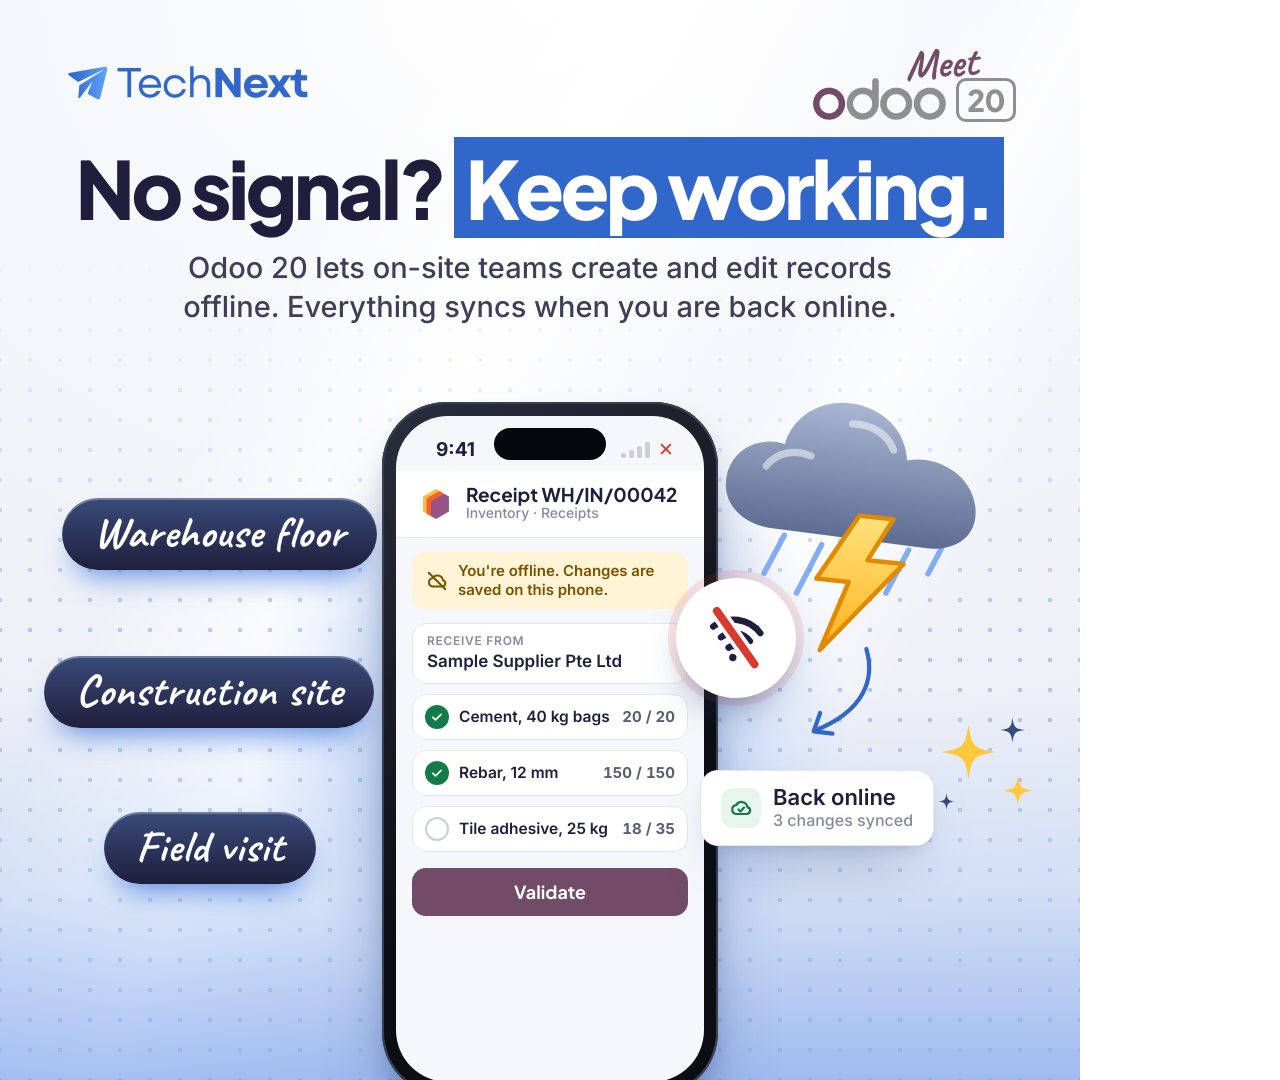
<file: render.html>
<!doctype html>
<html lang="en">
<head>
<meta charset="utf-8">
<title>Drip render</title>
<meta name="robots" content="noindex">
<link rel="stylesheet" href="drip.css">
<style>html,body{margin:0;background:#fff}#out{display:block;width:max-content}</style>
</head>
<body>
<!-- Renders one drip at full size for tools/render.py and tools/serve.py: render.html?id=<drip id>[&format=4:5] or ?src=<json url> -->
<div id="out"></div>
<script src="content.js"></script>
<script src="industries-extra.js"></script>
<script src="drips.js"></script>
<script src="drip-render.js"></script>
<script src="odoo-ui.js"></script>
<script src="cards.js"></script>
<script src="props.js"></script>
<script>
(function () {
  var q = new URLSearchParams(location.search), id = q.get('id');
  function go(d) {
    d = JSON.parse(JSON.stringify(d));
    if (q.get('format')) d.format = q.get('format');
    var out = document.getElementById('out'); out.appendChild(TNDrip.render(d)); TNDrip.fit(out);
    var imgs = [].slice.call(document.images).map(function (im) { return im.complete ? 1 : new Promise(function (r) { im.onload = im.onerror = r; }); });
    Promise.all(imgs.concat([document.fonts.ready])).then(function () { TNDrip.fit(out); document.body.setAttribute('data-ready', '1'); });
  }
  if (q.get('src')) fetch(q.get('src')).then(function (r) { return r.json(); }).then(go);
  else go(window.DRIPS.filter(function (x) { return x.id === id; })[0] || window.DRIPS[0]);
})();
</script>
</body>
</html>
</file>
<file: drip.css>
/* TechNext Drip Studio — the drip design system.
   Every drip is a 1080 x 1080 (or 1080 x 1350) canvas. All sizes below are canvas pixels.
   Brand: blue #3167CA (typed, never sampled), ink #1F1F3D, Plus Jakarta Sans headings, Inter body,
   Caveat for the handwritten callouts. Odoo app icons are the official flat SVGs, never on a coloured tile. */

@import url("assets/fonts.css");

.drip{
  --blue:#3167CA; --blue-700:#1E4691; --blue-900:#132F66; --blue-300:#6FA0F5; --blue-100:#DDE7F8; --blue-050:#EAF0FB;
  --azure:#2F7BF5; --azure-2:#1F5FD6; --cyan:#5FD0F5;
  --ink:#1F1F3D; --body:#3E3E58; --label:#5C5C73; --muted:#8888A0; --line:#E4E7EF; --paper:#FFFFFF;
  --ok:#137A4A; --ok-050:#E8F5EE; --warn:#FFC83D; --red:#D93A30;
  --odoo:#714B67; --odoo-teal:#21B799;
  --font-display:"Plus Jakarta Sans",Inter,"Segoe UI",sans-serif;
  --font-body:Inter,"Segoe UI",system-ui,sans-serif;
  --font-hand:Caveat,"Segoe Print",cursive;
  --shadow-card:0 2px 6px rgba(31,31,61,.06),0 34px 60px -30px rgba(19,47,102,.45);
  --shadow-float:0 30px 60px -28px rgba(19,47,102,.55),0 8px 18px -10px rgba(19,47,102,.25);
  position:relative; width:1080px; height:1080px; overflow:hidden; isolation:isolate;
  font-family:var(--font-body); color:var(--ink); -webkit-font-smoothing:antialiased; text-rendering:geometricPrecision;
  background:
    linear-gradient(118deg,rgba(255,255,255,0) 26%,rgba(255,255,255,.95) 40%,rgba(255,255,255,0) 55%),
    linear-gradient(118deg,rgba(255,255,255,0) 58%,rgba(255,255,255,.75) 66%,rgba(255,255,255,0) 76%),
    radial-gradient(130% 95% at 50% 0%,#FFFFFF 0%,#F1F3F8 58%,#E7EBF4 100%);
}
.drip.r45{height:1350px}
.drip *,.drip *::before,.drip *::after{box-sizing:border-box}
.drip img{display:block;max-width:none}
.drip.bg-plain{background:#FFFFFF}
.drip.bg-sky{background:radial-gradient(120% 90% at 50% 10%,#FFFFFF 0%,#E9F0FD 55%,#D5E3FA 100%)}
.drip.bg-navy{background:radial-gradient(120% 100% at 50% 0%,#24418F 0%,#162C63 60%,#0E1D44 100%);color:#fff}

/* ---------- decorative ground ---------- */
.d-ground{position:absolute;inset:0;z-index:0;pointer-events:none}
.d-ground svg{position:absolute;left:0;bottom:0;width:1080px;height:auto}
.d-grid{position:absolute;inset:0;z-index:0;pointer-events:none;opacity:.55;
  background-image:linear-gradient(rgba(49,103,202,.07) 1px,transparent 1px),linear-gradient(90deg,rgba(49,103,202,.07) 1px,transparent 1px);
  background-size:54px 54px;-webkit-mask-image:radial-gradient(70% 60% at 50% 55%,#000 30%,transparent 80%);mask-image:radial-gradient(70% 60% at 50% 55%,#000 30%,transparent 80%)}

/* ---------- header ---------- */
.d-logo{position:absolute;left:64px;top:58px;height:50px;z-index:40}
.bg-navy .d-logo{filter:brightness(0) invert(1)}
.d-badge{position:absolute;right:64px;top:46px;z-index:40}
.d-badge.ready img{height:74px}
.d-badge.o20{display:grid;grid-template-columns:auto auto;align-items:end;column-gap:10px;row-gap:0;height:84px;top:36px}
.d-badge.o20 .meet{grid-column:1 / 3;justify-self:end;margin:0 38px -16px 0;font:700 42px/1 var(--font-hand);color:var(--odoo);transform:rotate(-4deg)}
.d-badge.o20 .wm{height:42px}
.d-badge.o20 .v{height:44px;min-width:50px;padding:0 8px;border:3.5px solid #8F8F8F;border-radius:10px;display:grid;place-items:center;
  font:800 30px/1 var(--font-display);color:#8F8F8F;letter-spacing:-.02em;transform:translateY(2px)}

/* ---------- copy ---------- */
.d-copy{position:absolute;left:64px;right:64px;top:148px;z-index:30;text-align:center}
.d-copy.left{text-align:left;right:360px}
.d-kicker{display:inline-block;margin:0 0 14px;padding:8px 18px;background:var(--blue);color:#fff;font:800 38px/1.05 var(--font-display);letter-spacing:-.02em}
.d-head{margin:0;font:800 80px/1.0 var(--font-display);letter-spacing:-.045em;color:var(--ink);text-wrap:balance}
.d-head.s-l{font-size:92px}.d-head.s-m{font-size:72px}.d-head.s-s{font-size:62px;letter-spacing:-.035em}
.bg-navy .d-head{color:#fff}
.d-head em,.d-sub em{font-style:normal;color:var(--blue)}
.bg-navy .d-head em{color:#8CB6FF}
.d-head .odoo{color:var(--odoo)}
.d-head u{text-decoration:none;position:relative;white-space:nowrap}
.d-head u::after{content:"";position:absolute;left:-4%;right:-4%;bottom:-.1em;height:.26em;z-index:-1;
  background:url("data:image/svg+xml,%3Csvg xmlns='http://www.w3.org/2000/svg' viewBox='0 0 400 40' preserveAspectRatio='none'%3E%3Cpath d='M6 26 C 80 12, 190 8, 392 16 L 390 30 C 250 22, 120 26, 10 36 Z' fill='%23FFC83D'/%3E%3C/svg%3E") center/100% 100% no-repeat}
.d-head mark{background:none;color:inherit;position:relative;white-space:nowrap}
.d-head mark::before{content:"";position:absolute;left:-.12em;right:-.12em;top:.14em;bottom:.02em;z-index:-1;background:var(--warn);border-radius:.08em;transform:rotate(-1.6deg)}
.d-head .hl{color:#fff;background:var(--blue);padding:0 .14em;box-decoration-break:clone;-webkit-box-decoration-break:clone}
.d-sub{margin:20px auto 0;max-width:860px;font:500 29px/1.36 var(--font-body);color:var(--body);text-wrap:balance}
.d-copy.left .d-sub{margin-left:0}
.bg-navy .d-sub{color:#D6E2FA}
.d-quote{display:block;height:64px;margin:0 0 6px;color:var(--blue);font:800 150px/.8 var(--font-display)}

.d-cta{position:absolute;left:50%;bottom:44px;z-index:45;transform:translateX(-50%);display:inline-flex;align-items:center;gap:14px;
  padding:14px 18px 14px 30px;border-radius:999px;background:#fff;box-shadow:var(--shadow-float);font:700 26px/1 var(--font-display);color:var(--ink);white-space:nowrap}
.d-cta b{display:inline-flex;align-items:center;gap:8px;padding:12px 20px;border-radius:999px;background:var(--blue);color:#fff;font-weight:700}

/* ---------- layers ---------- */
.L{position:absolute;z-index:10;transform-origin:50% 50%}
.L > .in{position:relative;width:100%}

/* image-like layers */
.L-img img,.L-nexi img,.L-person img{width:100%;height:auto}
.L-person.sticker img{filter:drop-shadow(0 0 0 #fff) drop-shadow(6px 0 0 #fff) drop-shadow(-6px 0 0 #fff) drop-shadow(0 6px 0 #fff) drop-shadow(0 -6px 0 #fff) drop-shadow(0 30px 30px rgba(19,47,102,.35))}
.L-person .fade{position:absolute;left:0;right:0;bottom:0;height:22%;background:linear-gradient(rgba(233,238,248,0),#E6ECF7 85%)}
.L-nexi .glow{position:absolute;left:-18%;right:-18%;top:0;bottom:0;border-radius:50%;
  background:radial-gradient(closest-side,rgba(111,160,245,.55),rgba(111,160,245,.18) 55%,rgba(111,160,245,0) 100%);z-index:-1}
.placeholder{display:grid;place-items:center;aspect-ratio:3/4;border:4px dashed rgba(49,103,202,.45);border-radius:28px;background:rgba(234,240,251,.7);
  color:var(--blue-700);font:700 30px/1.25 var(--font-display);text-align:center;padding:30px}

/* screenshot in frames */
.shot{border-radius:18px;overflow:hidden;box-shadow:var(--shadow-card);background:#fff}
.shot img{width:100%;height:auto}
.frame-browser{border-radius:18px;overflow:hidden;background:#fff;box-shadow:var(--shadow-card);border:1px solid #DCE2EE}
.frame-browser .bar{height:38px;display:flex;align-items:center;gap:8px;padding:0 16px;background:#F2F4F9;border-bottom:1px solid #E1E6F0}
.frame-browser .bar i{width:12px;height:12px;border-radius:50%;background:#D4D9E4}
.frame-browser .bar span{margin-left:14px;flex:1;height:22px;border-radius:11px;background:#fff;border:1px solid #E1E6F0;font:500 13px/20px var(--font-body);color:var(--muted);padding:0 12px}
.frame-laptop .lid{border-radius:26px 26px 0 0;background:#0F1320;padding:18px 18px 22px;box-shadow:var(--shadow-card)}
.frame-laptop .lid img{border-radius:6px;width:100%}
.frame-laptop .base{height:26px;margin:0 -7%;border-radius:0 0 30px 30px;background:linear-gradient(#D9DDE6,#AEB5C4);box-shadow:0 30px 40px -20px rgba(19,47,102,.5)}
.frame-tablet{border-radius:44px;background:#11141D;padding:22px;box-shadow:var(--shadow-card)}
.frame-tablet img{border-radius:24px;width:100%}

/* phone */
.phone{position:relative;width:100%;aspect-ratio:9/18.6;border-radius:64px;padding:14px;background:linear-gradient(145deg,#2A2F3D,#0C0E14 60%);
  box-shadow:inset 0 0 0 2px #3A4052,0 50px 80px -34px rgba(19,47,102,.7),0 14px 28px -12px rgba(19,47,102,.35)}
.phone::before{content:"";position:absolute;left:50%;top:26px;width:112px;height:32px;margin-left:-56px;border-radius:20px;background:#07080C;z-index:5}
.phone .scr{position:relative;height:100%;border-radius:52px;overflow:hidden;background:#F6F7FB;display:flex;flex-direction:column}
.phone .scr > img{width:100%;height:100%;object-fit:cover;object-position:top}
.ph-status{display:flex;align-items:center;justify-content:space-between;padding:24px 30px 12px 40px;font:700 19px/1 var(--font-body);color:var(--ink)}
.ph-status .sig{display:flex;align-items:center;gap:8px}
.ph-status .bars{display:flex;align-items:flex-end;gap:3px;height:16px}
.ph-status .bars i{width:5px;border-radius:2px;background:#C9CEDA}
.ph-status .bars i:nth-child(1){height:5px}.ph-status .bars i:nth-child(2){height:8px}.ph-status .bars i:nth-child(3){height:12px}.ph-status .bars i:nth-child(4){height:16px}
.ph-status .x{color:var(--red);font-weight:800}
.ph-top{display:flex;align-items:center;gap:12px;padding:14px 22px 14px;background:#fff;border-bottom:1px solid var(--line)}
.ph-top .oi{width:36px;height:36px}
.ph-top b{font:700 19px/1.1 var(--font-display);color:var(--ink)}
.ph-top small{display:block;font:500 14px/1.2 var(--font-body);color:var(--muted)}
.ph-offline{display:flex;align-items:center;gap:10px;margin:14px 16px 4px;padding:10px 14px;border-radius:14px;background:#FFF4D6;color:#7A5200;font:600 15px/1.25 var(--font-body)}
.ph-offline svg{width:22px;height:22px;flex:none}
.ph-body{padding:10px 16px;display:flex;flex-direction:column;gap:10px}
.ph-field{background:#fff;border:1px solid var(--line);border-radius:14px;padding:10px 14px}
.ph-field small{display:block;font:600 12px/1.2 var(--font-body);color:var(--muted);text-transform:uppercase;letter-spacing:.06em}
.ph-field span{display:block;margin-top:3px;font:600 17px/1.25 var(--font-body);color:var(--ink)}
.ph-line{display:flex;align-items:center;gap:10px;background:#fff;border:1px solid var(--line);border-radius:14px;padding:10px 12px;font:600 15.5px/1.2 var(--font-body);color:var(--ink)}
.ph-line .q{margin-left:auto;white-space:nowrap;font:700 15px/1 var(--font-body);color:var(--label);font-variant-numeric:tabular-nums}
.ph-line .ck{width:24px;height:24px;border-radius:50%;display:grid;place-items:center;background:var(--ok);color:#fff;flex:none}
.ph-line .ck.todo{background:#fff;border:2px solid #C9CEDA}
.ph-line .ck svg{width:14px;height:14px}
.ph-btn{margin:6px 16px 14px;padding:15px;border-radius:14px;background:var(--odoo);color:#fff;text-align:center;font:700 18px/1 var(--font-display)}
.ph-toast{margin:0 16px 22px;display:flex;align-items:center;gap:10px;padding:12px 14px;border-radius:14px;background:#1F1F3D;color:#fff;font:600 14.5px/1.3 var(--font-body)}
.ph-toast svg{width:22px;height:22px;flex:none;color:#8CB6FF}

/* Odoo record card */
.rec{background:#fff;border-radius:24px;box-shadow:var(--shadow-card);border:1px solid #E3E7F0;overflow:hidden}
.rec-top{display:flex;align-items:center;gap:14px;padding:20px 24px;border-bottom:1px solid var(--line);background:#FBFCFE}
.rec-top .oi{width:44px;height:44px}
.rec-top b{font:700 22px/1.15 var(--font-display);color:var(--ink)}
.rec-top small{display:block;font:500 16px/1.2 var(--font-body);color:var(--muted)}
.rec-top .st{margin-left:auto;padding:7px 14px;border-radius:999px;background:var(--blue-050);color:var(--blue-700);font:700 15px/1 var(--font-body)}
.rec-top .st.ok{background:var(--ok-050);color:var(--ok)}
.rec-rows{padding:10px 24px 6px}
.rec-row{display:flex;align-items:center;gap:12px;padding:11px 0;border-bottom:1px dashed #E3E7F0;font:500 19px/1.2 var(--font-body)}
.rec-row:last-child{border-bottom:0}
.rec-row .k{width:150px;flex:none;color:var(--muted);font-weight:600;font-size:16px;text-transform:uppercase;letter-spacing:.05em}
.rec-row .v{color:var(--ink);font-weight:600;font-variant-numeric:tabular-nums}
.rec-row.ai .v{background:linear-gradient(90deg,rgba(111,160,245,.22),rgba(111,160,245,.06));border-radius:8px;padding:4px 10px;margin:-4px 0}
.rec-row .flag{margin-left:auto;display:inline-flex;align-items:center;gap:6px;color:var(--ok);font:700 15px/1 var(--font-body)}
.rec-row .flag svg,.rec-row .spark svg{width:20px;height:20px}
.rec-row .spark{margin-left:auto;color:var(--blue)}
.rec-foot{display:flex;align-items:center;gap:12px;padding:16px 24px 20px}
.rec-foot .ai{display:inline-flex;align-items:center;gap:8px;font:600 16px/1.2 var(--font-body);color:var(--blue-700)}
.rec-foot .ai svg{width:20px;height:20px}
.rec-foot .btn{margin-left:auto;padding:12px 22px;border-radius:10px;background:var(--odoo);color:#fff;font:700 18px/1 var(--font-display);box-shadow:0 10px 20px -10px rgba(113,75,103,.8)}

/* workflow */
.flow{position:relative;width:100%}
.flow svg.wires{position:absolute;inset:0;overflow:visible;z-index:0}
.fnode{position:absolute;z-index:1;display:flex;flex-direction:column;align-items:center;text-align:center;gap:8px;
  padding:22px 16px 18px;background:#fff;border-radius:24px;border:1px solid #E3E7F0;box-shadow:var(--shadow-card)}
.fnode .n{position:absolute;left:-12px;top:-12px;width:42px;height:42px;border-radius:50%;display:grid;place-items:center;
  background:var(--blue);color:#fff;font:800 20px/1 var(--font-display);box-shadow:0 8px 16px -6px rgba(49,103,202,.7)}
.fnode .oi{width:64px;height:64px}
.fnode .t{font:800 30px/1 var(--font-display);letter-spacing:-.03em;color:var(--ink)}
.fnode .h{font:500 18px/1.25 var(--font-body);color:var(--label)}
.fnode .app{font:700 13px/1 var(--font-body);letter-spacing:.08em;text-transform:uppercase;color:var(--odoo)}
.fnode.hot{border:3px solid var(--blue);box-shadow:0 0 0 10px rgba(49,103,202,.12),var(--shadow-card)}

/* app cloud */
.apps{display:grid;gap:22px 18px;justify-items:center}
.apps .a{display:flex;flex-direction:column;align-items:center;gap:8px;font:600 17px/1.1 var(--font-body);color:var(--ink);text-align:center}
.apps .a .oi{width:76px;height:76px;filter:drop-shadow(0 10px 12px rgba(19,47,102,.18))}

/* handwritten + pills */
.pill{display:inline-flex;align-items:center;gap:12px;padding:14px 32px;border-radius:999px;white-space:nowrap;
  background:linear-gradient(180deg,#3F86F7,#1F5FD6);color:#fff;font:700 44px/1 var(--font-hand);letter-spacing:.01em;
  box-shadow:0 18px 30px -14px rgba(31,95,214,.75),inset 0 2px 0 rgba(255,255,255,.28)}
.pill.white{background:#fff;color:var(--blue-700);box-shadow:var(--shadow-float)}
.pill.ok{background:linear-gradient(180deg,#22A06B,#137A4A)}
.pill.sans{font:700 24px/1 var(--font-display);padding:14px 24px;letter-spacing:-.01em}
.pill svg{width:30px;height:30px;flex:none}
.pill.sans svg{width:24px;height:24px}
.note{display:inline-block;font:700 44px/1.05 var(--font-hand);color:var(--blue);white-space:nowrap}
.note.red{color:var(--red)}
.note.strike span{position:relative}
.note.strike span::after{content:"";position:absolute;left:-4%;right:-4%;top:52%;height:5px;border-radius:3px;background:var(--red);transform:rotate(-3deg)}
.note .small{display:block;font-size:.72em;opacity:.9}
.chip{display:inline-flex;align-items:center;gap:12px;padding:14px 20px;border-radius:18px;background:#fff;border:1px solid #E3E7F0;box-shadow:var(--shadow-float);
  font:600 22px/1.2 var(--font-body);color:var(--ink);white-space:nowrap}
.chip .ico{width:40px;height:40px;border-radius:12px;display:grid;place-items:center;background:var(--blue-050);color:var(--blue)}
.chip .ico.ok{background:var(--ok-050);color:var(--ok)}
.chip .ico svg{width:24px;height:24px}
.chip small{display:block;font:500 16px/1.2 var(--font-body);color:var(--muted)}
.bubble{position:relative;display:inline-block;padding:18px 26px;border-radius:28px;background:#fff;box-shadow:var(--shadow-float);font:700 30px/1.2 var(--font-display);color:var(--ink);letter-spacing:-.02em}
.bubble::after{content:"";position:absolute;left:44px;bottom:-16px;border:16px solid transparent;border-top-color:#fff;border-bottom:0}

/* effects */
.fx svg{width:100%;height:auto;overflow:visible}
.fx-burst .in{aspect-ratio:1;border-radius:50%;
  background:repeating-conic-gradient(from 0deg,rgba(49,103,202,.16) 0 7deg,rgba(49,103,202,0) 7deg 18deg);
  -webkit-mask-image:radial-gradient(closest-side,#000 35%,transparent 100%);mask-image:radial-gradient(closest-side,#000 35%,transparent 100%)}
.fx-burst.yellow .in{background:repeating-conic-gradient(from 0deg,rgba(255,200,61,.45) 0 7deg,rgba(255,200,61,0) 7deg 18deg)}
.fx-glow .in{aspect-ratio:1;border-radius:50%;background:radial-gradient(closest-side,rgba(111,160,245,.6),rgba(111,160,245,0))}
.fx-halftone .in{aspect-ratio:1;border-radius:50%;background-image:radial-gradient(rgba(31,31,61,.85) 30%,transparent 32%);background-size:14px 14px;
  -webkit-mask-image:radial-gradient(closest-side,#000 20%,transparent 100%);mask-image:radial-gradient(closest-side,#000 20%,transparent 100%)}
.fx-sphere .in{aspect-ratio:1;border-radius:50%;background:radial-gradient(circle at 34% 30%,#DFF7FF 0%,#7FD8F6 26%,#2FA7E6 62%,#1E6FC8 100%);box-shadow:0 20px 30px -14px rgba(19,47,102,.5)}
.fx-scan .in{height:110px;background:linear-gradient(180deg,rgba(111,160,245,0),rgba(111,160,245,.35) 70%,rgba(160,200,255,.95) 97%,rgba(255,255,255,1) 100%);
  border-bottom:3px solid #fff;box-shadow:0 8px 26px rgba(79,134,238,.9);border-radius:6px}

/* ---------- phone: info banner ---------- */
.ph-offline.info{background:var(--blue-050);color:var(--blue-700)}

/* ---------- website design elements ---------- */
.web{--acc:#3167CA;border-radius:20px;overflow:hidden;background:#fff;border:1px solid #DCE2EE;box-shadow:var(--shadow-card);font-family:var(--font-body)}
.web-bar{height:40px;display:flex;align-items:center;gap:8px;padding:0 16px;background:#F2F4F9;border-bottom:1px solid #E1E6F0}
.web-bar i{width:12px;height:12px;border-radius:50%;background:#D4D9E4}
.web-bar span{margin-left:12px;flex:1;height:24px;border-radius:12px;background:#fff;border:1px solid #E1E6F0;font:500 13px/22px var(--font-body);color:var(--muted);padding:0 12px;white-space:nowrap;overflow:hidden}
.web-nav{display:flex;align-items:center;gap:22px;padding:18px 28px;border-bottom:1px solid #EEF1F6;font:600 15px/1 var(--font-body);color:var(--label)}
.web-nav b{display:flex;align-items:center;gap:9px;margin-right:auto;font:800 19px/1 var(--font-display);color:var(--ink);letter-spacing:-.02em}
.web-nav .dot{width:22px;height:22px;border-radius:7px;background:var(--acc)}
.web-nav em{font-style:normal;padding:10px 16px;border-radius:9px;background:var(--acc);color:#fff}
.web-hero{display:grid;grid-template-columns:1.1fr .9fr;gap:24px;padding:30px 28px 22px;align-items:center}
.web-copy h4{margin:0;font:800 38px/1.04 var(--font-display);letter-spacing:-.035em;color:var(--ink);text-wrap:balance}
.web-copy h4 em{font-style:normal;color:var(--acc)}
.web-copy p{margin:12px 0 0;font:500 16px/1.45 var(--font-body);color:var(--body)}
.web-btns{display:flex;gap:10px;margin-top:18px}
.web-btns span{padding:12px 18px;border-radius:10px;font:700 15px/1 var(--font-display)}
.web-btns .b1{background:var(--acc);color:#fff}
.web-btns .b2{border:1.5px solid #D5DBE8;color:var(--ink)}
.web-img{position:relative;aspect-ratio:1/.86;border-radius:16px;overflow:hidden;background:linear-gradient(135deg,var(--blue-050),#D3E1FA)}
.web-img img{width:100%;height:100%;object-fit:cover}
.web-img .s1{position:absolute;left:12%;top:14%;width:48%;height:48%;border-radius:50%;background:var(--acc);opacity:.85}
.web-img .s2{position:absolute;right:10%;bottom:12%;width:44%;height:36%;border-radius:18px;background:#fff;box-shadow:0 18px 30px -18px rgba(19,47,102,.5)}
.web-img .s3{position:absolute;left:18%;bottom:16%;width:26%;height:10%;border-radius:8px;background:#FFC83D}
.web-cards{display:grid;grid-template-columns:repeat(3,1fr);gap:14px;padding:0 28px 28px}
.web-cards span{display:grid;gap:8px;padding:16px;border-radius:14px;background:#F6F8FC;border:1px solid #EAEEF5}
.web-cards i{width:30px;height:30px;border-radius:9px;background:var(--blue-100)}
.web-cards b{height:10px;border-radius:5px;background:#D5DBE8;width:80%}
.web-cards b.s{width:55%;background:#E4E8F0}

.devs{position:relative;padding-bottom:8%}
.devs .lap .lid{border-radius:24px 24px 0 0;background:#0F1320;padding:16px 16px 20px;box-shadow:var(--shadow-card)}
.devs .lap .lid img{display:block;width:100%;aspect-ratio:16/10;object-fit:cover;object-position:top;border-radius:6px}
.devs .lap .base{height:24px;margin:0 -7%;border-radius:0 0 30px 30px;background:linear-gradient(#DADEE7,#AEB5C4);box-shadow:0 30px 40px -20px rgba(19,47,102,.5)}
.devs .phone.mini{position:absolute;right:-6%;bottom:0;width:27%;border-radius:34px;padding:8px}
.devs .phone.mini::before{top:14px;width:30%;height:14px;margin-left:-15%;border-radius:10px}
.devs .phone.mini .scr{border-radius:27px}
.devs-tag{position:absolute;left:4%;top:-3.2%;padding:10px 18px;border-radius:999px;background:#fff;box-shadow:var(--shadow-float);font:700 20px/1 var(--font-display);color:var(--blue-700);white-space:nowrap}

.L-cursor svg{display:block;width:100%;height:auto;filter:drop-shadow(0 10px 14px rgba(19,47,102,.35))}
.code{border-radius:18px;overflow:hidden;background:#171B2E;box-shadow:var(--shadow-card)}
.code-bar{height:40px;display:flex;align-items:center;gap:8px;padding:0 16px;background:#0F1322}
.code-bar i{width:12px;height:12px;border-radius:50%;background:#3B4158}
.code-bar i:nth-child(1){background:#FF6B5F}.code-bar i:nth-child(2){background:#FFC83D}.code-bar i:nth-child(3){background:#2ACB6B}
.code-bar span{margin-left:10px;font:600 14px/1 var(--font-body);color:#8C93AE}
.code-body{padding:18px 20px 22px;font:500 21px/1.55 ui-monospace,"Cascadia Code",Consolas,monospace;color:#D7DCEE}
.code .cl{display:flex;gap:18px;white-space:pre}
.code .ln{width:22px;text-align:right;color:#4E5673;flex:none}
.code .tg{color:#7FB0FF}.code .at{color:#5FD0C0}.code .st{color:#FFC86B}
.pal{display:flex;gap:14px;padding:18px;border-radius:22px;background:#fff;box-shadow:var(--shadow-card)}
.pal span{flex:1;display:grid;gap:10px}
.pal i{display:block;aspect-ratio:1;border-radius:14px;box-shadow:inset 0 0 0 1px rgba(31,31,61,.08)}
.pal b{font:700 14px/1 ui-monospace,Consolas,monospace;color:var(--label);text-align:center}
.wf{display:grid;gap:14px;padding:20px;border-radius:20px;background:#fff;border:2px dashed #C9D3EA}
.wf b,.wf i,.wf em,.wf span{display:block;border-radius:8px;background:#E6EBF3}
.wf-nav{display:flex;align-items:center;gap:12px}
.wf-nav i{width:34px;height:34px;border-radius:10px;background:#C9D6F0}
.wf-nav b{width:70px;height:12px}
.wf-nav em{margin-left:auto;width:90px;height:30px;background:#C9D6F0}
.wf-hero{display:grid;grid-template-columns:1.2fr 1fr;gap:18px;align-items:center}
.wf-hero > div{display:grid;gap:12px}
.wf-hero b.l{height:22px}.wf-hero b.l.s{width:70%}.wf-hero b.m{height:12px;width:85%}
.wf-hero span{width:120px;height:34px;background:#C9D6F0}
.wf-hero > i{aspect-ratio:1/.8;background:#EEF2F8}
.wf-cols{display:grid;grid-template-columns:repeat(3,1fr);gap:12px}
.wf-cols i{height:70px}
.gauge{display:grid;justify-items:center;gap:10px;padding:20px 18px;border-radius:22px;background:#fff;box-shadow:var(--shadow-card)}
.gauge-ring{position:relative;width:100%}
.gauge-ring svg{display:block;width:100%;height:auto}
.gauge .gv{position:absolute;inset:0;display:grid;place-items:center;font:800 40px/1 var(--font-display);letter-spacing:-.03em}
.gauge .gv svg{width:38%;height:auto}
.gauge b{font:700 20px/1.1 var(--font-display);color:var(--ink);text-align:center}
.serp{border-radius:22px;background:#fff;box-shadow:var(--shadow-card);overflow:hidden;font-family:Arial,var(--font-body)}
.serp-q{display:flex;align-items:center;gap:14px;margin:18px;padding:12px 18px;border-radius:999px;border:1px solid #DFE1E5;box-shadow:0 2px 6px rgba(32,33,36,.12);font:400 20px/1.2 Arial,sans-serif;color:#202124}
.serp-q .g{font:800 24px/1 var(--font-display);color:#4285F4}
.serp-q svg{margin-left:auto;width:22px;height:22px;color:#4285F4}
.serp-r{padding:4px 26px 24px}
.serp-site{display:flex;align-items:center;gap:12px}
.serp-site i{width:34px;height:34px;border-radius:50%;background:#F1F3F4;display:grid;place-items:center}
.serp-site i img{width:60%}
.serp-site b{display:block;font:400 16px/1.2 Arial,sans-serif;color:#202124}
.serp-site small{display:block;font:400 14px/1.3 Arial,sans-serif;color:#4D5156}
.serp h5{margin:10px 0 6px;font:400 25px/1.25 Arial,sans-serif;color:#1A0DAB}
.serp p{margin:0;font:400 17px/1.5 Arial,sans-serif;color:#4D5156}

/* ---------- workflows and panels from technext.asia ---------- */
.aflow{border-radius:24px;background:#fff;border:1px solid #E3E7F0;box-shadow:var(--shadow-card);padding:0 0 22px}
.af-top{display:flex;align-items:center;gap:14px;padding:20px 24px;border-bottom:1px solid var(--line);background:#FBFCFE;border-radius:24px 24px 0 0}
.af-top .oi{width:46px;height:46px}
.af-top b{display:block;font:800 24px/1.15 var(--font-display);color:var(--ink);letter-spacing:-.02em}
.af-top small{display:block;font:600 15px/1.2 var(--font-body);color:var(--odoo)}
.af-rail{position:relative;display:grid;gap:10px;padding:26px 20px 6px}
.af-rail::before{content:"";position:absolute;left:10%;right:10%;top:47px;height:4px;border-radius:2px;background:repeating-linear-gradient(90deg,#3167CA 0 10px,transparent 10px 18px)}
.af-st{position:relative;display:grid;justify-items:center;align-content:start;gap:8px;text-align:center}
.af-dot{width:44px;height:44px;border-radius:50%;display:grid;place-items:center;background:#fff;border:3px solid var(--blue);color:var(--blue);font:800 19px/1 var(--font-display);z-index:1}
.af-st.hot .af-dot{background:var(--blue);color:#fff;box-shadow:0 0 0 9px rgba(49,103,202,.15)}
.af-st b{font:800 19px/1.15 var(--font-display);color:var(--ink);letter-spacing:-.01em}
.af-st small{font:500 14.5px/1.3 var(--font-body);color:var(--label)}
.af-hand{display:flex;flex-wrap:wrap;gap:10px;padding:16px 24px 0}
.af-hand span{display:inline-flex;align-items:center;gap:8px;padding:9px 14px;border-radius:12px;background:var(--blue-050);font:600 15px/1.2 var(--font-body);color:var(--ink)}
.af-hand .oi{width:24px;height:24px}
.af-hand em{font-style:normal;font-weight:800;color:var(--blue-700)}
.orbit{position:relative;aspect-ratio:1}
.orbit .ring{position:absolute;border-radius:50%;border:3px dashed rgba(49,103,202,.35)}
.orbit .r1{inset:8%}.orbit .r2{inset:26%;border-style:solid;border-color:rgba(49,103,202,.14);border-width:18px}
.ob-core{position:absolute;left:50%;top:50%;width:34%;aspect-ratio:1;transform:translate(-50%,-50%);border-radius:50%;background:#fff;box-shadow:var(--shadow-card);display:grid;place-items:center;align-content:center;gap:6px}
.ob-core small{font:700 15px/1 var(--font-body);color:var(--blue-700);letter-spacing:.02em}
.ob-app{position:absolute;width:15%;aspect-ratio:1;transform:translate(-50%,-50%);border-radius:22px;background:#fff;box-shadow:0 14px 26px -14px rgba(19,47,102,.45);display:grid;place-items:center}
.ob-app .oi{width:62%;height:62%}
.dash{border-radius:24px;background:#fff;border:1px solid #E3E7F0;box-shadow:var(--shadow-card);padding:22px 24px 44px}
.dash-top{display:flex;align-items:center;gap:12px;margin-bottom:16px}
.dash-top b{font:800 23px/1.2 var(--font-display);color:var(--ink);letter-spacing:-.02em}
.dash-tag{margin-left:auto;padding:5px 10px;border-radius:999px;background:#EEF1F6;font:600 12.5px/1 var(--font-body);color:var(--muted)}
.dash-kpis{display:grid;grid-template-columns:repeat(3,1fr);gap:12px;margin-bottom:18px}
.dash-kpis span{padding:14px 16px;border-radius:14px;background:#F6F8FC;border:1px solid #EAEEF5}
.dash-kpis small{display:block;font:600 13.5px/1.2 var(--font-body);color:var(--label)}
.dash-kpis b{display:block;margin-top:6px;font:800 30px/1 var(--font-display);color:var(--ink);letter-spacing:-.03em;font-variant-numeric:tabular-nums}
.dash-bars{display:flex;align-items:flex-end;gap:12px;height:170px;padding-top:8px;border-bottom:2px solid #E4E7EF}
.dash-bars span{flex:1;height:100%;display:flex;flex-direction:column;justify-content:flex-end;align-items:center;position:relative}
.dash-bars i{display:block;width:100%;border-radius:8px 8px 0 0;background:linear-gradient(#5DA4FF,#3167CA)}
.dash-bars small{position:absolute;bottom:-26px;font:600 13px/1 var(--font-body);color:var(--label);white-space:nowrap}
.clist{border-radius:24px;background:#fff;border:1px solid #E3E7F0;box-shadow:var(--shadow-card);padding:20px 24px 22px}
.cl-top{display:flex;align-items:center;gap:12px;padding-bottom:14px;margin-bottom:6px;border-bottom:1px solid var(--line)}
.cl-top .oi{width:40px;height:40px}
.cl-top b{font:800 25px/1.2 var(--font-display);color:var(--ink);letter-spacing:-.02em}
.cl-tag{margin-left:auto;padding:6px 12px;border-radius:999px;background:var(--blue-050);color:var(--blue-700);font:700 13px/1 var(--font-body);white-space:nowrap}
.clist ul{margin:0;padding:0;list-style:none;display:grid;gap:4px}
.clist li{display:flex;align-items:flex-start;gap:12px;padding:10px 0;font:500 21px/1.35 var(--font-body);color:var(--ink)}
.clist .ck,.bat .ck{flex:none;width:30px;height:30px;border-radius:50%;display:grid;place-items:center;background:var(--ok-050);color:var(--ok);margin-top:1px}
.clist .ck svg,.bat .ck svg{width:16px;height:16px}
.cl-apps{display:flex;gap:12px;padding-top:12px;margin-top:8px;border-top:1px solid var(--line)}
.cl-apps .oi{width:38px;height:38px}
.phs{display:grid;grid-template-columns:repeat(3,1fr);gap:18px}
.ph{position:relative;display:flex;flex-direction:column;gap:12px;padding:22px 20px 20px;border-radius:24px;background:#fff;border:1px solid #E3E7F0;box-shadow:var(--shadow-card)}
.ph-n{align-self:flex-start;padding:7px 12px;border-radius:999px;background:var(--blue);color:#fff;font:800 14px/1 var(--font-display);letter-spacing:.02em}
.ph b{font:800 22px/1.15 var(--font-display);color:var(--ink);letter-spacing:-.02em}
.ph-apps{display:flex;gap:8px}
.ph-apps .oi{width:34px;height:34px}
.ph ul{margin:0;padding:0;list-style:none;display:grid;gap:8px}
.ph li{position:relative;padding-left:18px;font:500 15.5px/1.35 var(--font-body);color:var(--body)}
.ph li::before{content:"";position:absolute;left:0;top:8px;width:8px;height:8px;border-radius:50%;background:var(--blue-300)}
.bat{border-radius:24px;background:#fff;border:1px solid #E3E7F0;box-shadow:var(--shadow-card);overflow:hidden}
.bat-h,.bat-r{display:grid;grid-template-columns:.8fr 1fr 1.1fr;gap:18px;align-items:center;padding:16px 26px}
.bat-r{padding:26px}
.bat-h{background:#F6F8FC;border-bottom:1px solid var(--line);font:700 14px/1 var(--font-body);letter-spacing:.08em;text-transform:uppercase;color:var(--muted)}
.bat-h span:last-child{color:var(--ok)}
.bat-r{border-bottom:1px dashed #E3E7F0}
.bat-r:last-child{border-bottom:0}
.bat-r b{font:800 23px/1.2 var(--font-display);color:var(--ink);letter-spacing:-.01em}
.bat-r .o{font:500 20px/1.3 var(--font-body);color:#9A4B45;text-decoration:line-through;text-decoration-color:rgba(217,58,48,.7);text-decoration-thickness:2px}
.bat-r .n{display:flex;align-items:flex-start;gap:10px;font:600 20px/1.3 var(--font-body);color:var(--ink)}

/* ================= v3: inside-Odoo screens (sizes in cqw of the component; --k scales for phones) ================= */
.ow{--k:1;--o-pri:#714B67;--o-link:#017E84;--o-bg:#F4F5F8;container-type:inline-size;position:relative;border-radius:1.6cqw;overflow:hidden;background:var(--o-bg);
  border:1px solid rgba(31,31,61,.1);box-shadow:0 2px 6px rgba(31,31,61,.06),0 40px 70px -34px rgba(19,47,102,.5);font-family:var(--font-body);color:var(--ink);text-align:left}
.ow *{box-sizing:border-box}
.ow-bar{height:4.2cqw;display:flex;align-items:center;gap:1cqw;padding:0 1.8cqw;background:#ECEEF3;border-bottom:1px solid #DFE3EA}
.ow-bar i{width:1.15cqw;height:1.15cqw;border-radius:50%;background:#CDD3DE}
.ow-bar i:nth-child(1){background:#FF6B5F}.ow-bar i:nth-child(2){background:#FFC83D}.ow-bar i:nth-child(3){background:#2ACB6B}
.ow-bar span{margin-left:1.6cqw;flex:0 1 46cqw;height:2.5cqw;border-radius:1.3cqw;background:#fff;font:500 1.3cqw/2.5cqw var(--font-body);color:var(--muted);padding:0 1.4cqw;white-space:nowrap;overflow:hidden}
.ow-nav{height:5.6cqw;display:flex;align-items:center;gap:2.2cqw;padding:0 2.2cqw;background:#fff;border-bottom:1px solid #E6E8EE;font:500 1.65cqw/1 var(--font-body);color:#4C4C63}
.ow-nav .oi{width:3.1cqw;height:3.1cqw;margin-right:-1cqw}
.ow-nav b{font:700 1.95cqw/1 var(--font-body);color:var(--ink)}
.ow-nav span.on{color:var(--ink);font-weight:600}
.ow-me{margin-left:auto;display:flex;align-items:center;gap:1.4cqw;font-style:normal}
.ow-me i{width:2.2cqw;height:2.2cqw;border-radius:50%;background:#E6E8EE}
.ow-me u{text-decoration:none;width:3cqw;height:3cqw;border-radius:50%;display:grid;place-items:center;background:var(--o-pri);color:#fff;font:700 1.25cqw/1 var(--font-body)}
.ow-cp{display:flex;align-items:center;gap:2cqw;padding:1.5cqw 2.2cqw;background:#fff;border-bottom:1px solid #E6E8EE}
.ow-bc{display:flex;align-items:center;gap:.9cqw;font:600 2.1cqw/1.1 var(--font-body);color:var(--o-link);white-space:nowrap;min-width:0;overflow:hidden}
.ow-bc .cur{color:var(--ink);font-weight:700}
.ow-bc i{font-style:normal;color:#B0B4C2;font-weight:400}
.ow-srch{margin-left:auto;display:flex;align-items:center;gap:1cqw;width:32cqw;height:3.8cqw;padding:0 1.3cqw;border:1px solid #DDE1E8;border-radius:.6cqw;font:500 1.45cqw/1 var(--font-body);color:var(--muted)}
.ow-srch svg{width:1.8cqw;height:1.8cqw;flex:none}
.ow-vs{display:flex;gap:.4cqw}
.ow-vs i{width:3.4cqw;height:3.4cqw;border-radius:.5cqw;background:#EEF0F4}
.ow-vs i.on{background:#E3DAE1;box-shadow:inset 0 0 0 2px var(--o-pri)}
.ow-body{position:relative}

/* form */
.ow-form{padding:1.6cqw 2.2cqw 2.4cqw}
.ow-bb{display:flex;align-items:center;justify-content:space-between;gap:1.6cqw;margin-bottom:1.6cqw}
.ow-btns{display:flex;gap:.8cqw}
.obtn{padding:1cqw 1.7cqw;border-radius:.55cqw;background:#E7E9EE;font:600 calc(1.55cqw*var(--k))/1 var(--font-body);color:#2D2D45;white-space:nowrap}
.obtn.pri{background:var(--o-pri);color:#fff}
.ow-sb{display:flex;border:1px solid #DDE1E8;border-radius:.6cqw;overflow:hidden;background:#fff}
.ow-sb span{position:relative;padding:1cqw 1.8cqw 1cqw 2.4cqw;font:600 calc(1.45cqw*var(--k))/1 var(--font-body);color:#9A9CB0;white-space:nowrap}
.ow-sb span:first-child{padding-left:1.6cqw}
.ow-sb span+span{border-left:1px solid #E6E8EE}
.ow-sb span.past{color:#6E7085}
.ow-sb span.on{background:#EFE6EC;color:var(--o-pri);font-weight:800}
.ow-sheet{position:relative;background:#fff;border:1px solid #E3E6EC;border-radius:.8cqw;padding:2.6cqw 3cqw 2.4cqw;box-shadow:0 1px 3px rgba(31,31,61,.05)}
.ow-ribbon{position:absolute;top:1.6cqw;right:-1px;padding:.8cqw 2.2cqw;background:#137A4A;color:#fff;font:800 calc(1.4cqw*var(--k))/1 var(--font-body);letter-spacing:.06em;text-transform:uppercase;border-radius:.4cqw 0 0 .4cqw}
.ow-title{font:800 calc(3.4cqw*var(--k))/1.05 var(--font-display);letter-spacing:-.02em;color:var(--ink);margin-bottom:1.8cqw}
.ow-fields{display:grid;grid-template-columns:1fr 1fr;gap:1cqw 3.4cqw;margin-bottom:1.8cqw}
.of{display:grid;grid-template-columns:40% 1fr;align-items:center;gap:1cqw;padding:.7cqw .9cqw;margin:0 -.9cqw;border-radius:.6cqw}
.of span{font:600 calc(1.5cqw*var(--k))/1.2 var(--font-body);color:#6E7085}
.of b{display:flex;align-items:center;gap:.8cqw;font:600 calc(1.65cqw*var(--k))/1.25 var(--font-body);color:var(--ink);min-width:0}
.of.hl{background:rgba(49,103,202,.1);box-shadow:inset 0 0 0 2px rgba(49,103,202,.55)}
.of .ai{margin-left:auto;width:2.2cqw;height:2.2cqw;color:var(--blue);flex:none}
.ow-tabs{display:flex;gap:2.4cqw;border-bottom:1px solid #E3E6EC;margin-bottom:.4cqw}
.ow-tabs span{padding:1cqw 0;font:600 calc(1.5cqw*var(--k))/1 var(--font-body);color:#7C7E92}
.ow-tabs span.on{color:var(--ink);box-shadow:inset 0 -3px 0 var(--o-pri)}
.ow-tbl{width:100%;border-collapse:collapse;font:500 calc(1.5cqw*var(--k))/1.3 var(--font-body)}
.ow-tbl th{padding:1cqw .8cqw;text-align:left;font-weight:700;color:#4C4C63;border-bottom:2px solid #E3E6EC;white-space:nowrap}
.ow-tbl td{padding:1.05cqw .8cqw;border-bottom:1px solid #EEF0F4;color:var(--ink);white-space:nowrap}
.ow-tbl .n{text-align:right;font-variant-numeric:tabular-nums}
.ow-tbl tr.hl td{background:#EAF0FB}
.ow-total{display:flex;justify-content:flex-end;align-items:baseline;gap:2.4cqw;margin-top:1.6cqw;font:600 calc(1.6cqw*var(--k))/1 var(--font-body);color:#6E7085}
.ow-total b{font:800 calc(2.4cqw*var(--k))/1 var(--font-display);color:var(--ink);font-variant-numeric:tabular-nums}
.ow-chat{display:flex;align-items:center;gap:1.2cqw;margin:1.6cqw 0 0;padding:1.3cqw 1.6cqw;border-radius:.8cqw;background:#fff;border:1px solid #D7E2F7;font:500 calc(1.5cqw*var(--k))/1.35 var(--font-body);color:var(--blue-700)}
.ow-chat i{width:2.4cqw;height:2.4cqw;flex:none;color:var(--blue)}

/* list */
.ow-list{padding:0 0 1.4cqw;background:#fff}
.ow-tbl.lst th,.ow-tbl.lst td{padding:1.25cqw 1.2cqw}
.ow-tbl.lst th{background:#fff}
.ow-tbl .cb{width:3.6cqw;padding-right:0}
.ow-tbl .cb i{display:block;width:1.9cqw;height:1.9cqw;border-radius:.4cqw;border:2px solid #C7CBD6}
.ow-tbl .cb i.on{background:var(--o-pri);border-color:var(--o-pri)}
.ow-tbl.lst tr.hl td{background:#EFF4FD;box-shadow:inset 0 1px 0 #C9D8F5,inset 0 -1px 0 #C9D8F5}
.ob{display:inline-block;padding:.55cqw 1.2cqw;border-radius:99px;font:700 calc(1.3cqw*var(--k))/1 var(--font-body);white-space:nowrap}
.ob-g{background:#EDEEF2;color:#5C5E73}.ob-b{background:#DDE7F8;color:#1E4691}.ob-o{background:#FDEFD6;color:#8A5A00}.ob-ok{background:#DDF3E7;color:#137A4A}.ob-r{background:#FCE3E1;color:#B3271E}
.ow-sum{display:flex;justify-content:flex-end;padding:1.2cqw 2cqw 0;font:700 calc(1.55cqw*var(--k))/1 var(--font-body);color:var(--ink)}

/* kanban */
.ow-kb{display:grid;gap:1.4cqw;padding:1.6cqw 2cqw 2cqw}
.kb-col{display:flex;flex-direction:column;gap:1cqw;min-width:0}
.kb-h{display:flex;align-items:center;justify-content:space-between;font:700 calc(1.7cqw*var(--k))/1 var(--font-body)}
.kb-h span{font-weight:600;color:var(--muted)}
.kb-bar{height:.7cqw;border-radius:.4cqw;background:#E6E8EE;overflow:hidden}
.kb-bar i{display:block;height:100%;background:linear-gradient(90deg,#21B799 0 60%,#FFC83D 60% 85%,#E4574B 85%)}
.kb-card{display:grid;gap:.7cqw;padding:1.3cqw 1.4cqw;border-radius:.8cqw;background:#fff;border:1px solid #E3E6EC;box-shadow:0 1px 2px rgba(31,31,61,.05)}
.kb-card b{font:700 calc(1.6cqw*var(--k))/1.25 var(--font-body);color:var(--ink)}
.kb-card > span{font:500 calc(1.4cqw*var(--k))/1.3 var(--font-body);color:#6E7085}
.kb-ft{display:flex;align-items:center;justify-content:space-between}
.kb-ft em{font:700 calc(1.45cqw*var(--k))/1 var(--font-body);font-style:normal;color:var(--ink)}
.kb-ft i{width:2.8cqw;height:2.8cqw;border-radius:50%;display:grid;place-items:center;color:#fff;font:700 calc(1.1cqw*var(--k))/1 var(--font-body);font-style:normal}
.kb-card.hl{border-color:var(--blue);box-shadow:0 0 0 3px rgba(49,103,202,.22),0 24px 30px -16px rgba(19,47,102,.5);transform:rotate(-2.5deg) translateY(-.6cqw)}

/* dashboard + charts */
.ow-dash{position:relative;display:grid;gap:1.6cqw;padding:1.8cqw 2.2cqw 2.4cqw}
.od-kpis{display:grid;gap:1.2cqw}
.od-kpis > div,.kp{padding:1.5cqw 1.7cqw;border-radius:1cqw;background:#fff;border:1px solid #E3E6EC}
.od-kpis span,.kp span{display:block;font:600 calc(1.4cqw*var(--k))/1.2 var(--font-body);color:#6E7085}
.od-kpis b,.kp b{display:block;margin-top:.8cqw;font:800 calc(3cqw*var(--k))/1 var(--font-display);letter-spacing:-.03em;color:var(--ink);font-variant-numeric:tabular-nums}
.od-kpis em,.kp em{display:inline-block;margin-top:.8cqw;font:700 calc(1.3cqw*var(--k))/1 var(--font-body);font-style:normal;color:#137A4A}
.od-kpis em.dn,.kp em.dn{color:#B3271E}
.od-chart{padding:1.6cqw 1.8cqw 1cqw;border-radius:1cqw;background:#fff;border:1px solid #E3E6EC}
.od-ct{font:700 calc(1.65cqw*var(--k))/1 var(--font-body);color:var(--ink);margin-bottom:.8cqw}
.od-demo{position:absolute;right:2.2cqw;bottom:.8cqw;font:600 1.1cqw/1 var(--font-body);color:#A3A6B8;letter-spacing:.04em}
svg.chart{display:block;width:100%;height:auto;overflow:visible}
svg.chart .gl{stroke:#E8EBF1;stroke-width:2}
svg.chart .cx{font:600 17px var(--font-body);fill:#6E7085}
svg.chart .cx.b{font-weight:800;fill:#1F1F3D}
svg.chart .cx.w{fill:#fff;font-weight:700}
svg.chart .cv{font:800 44px var(--font-display);fill:#1F1F3D;letter-spacing:-1px}
svg.chart .cl{font:600 16px var(--font-body);fill:#6E7085}
svg.chart .tip{font:800 17px var(--font-body);fill:#fff}
.pbars{display:grid;gap:1.6cqw;padding:.6cqw 0 1cqw}
.pb{display:grid;grid-template-columns:1fr auto;gap:.8cqw 1.2cqw;align-items:center}
.pb span{font:600 calc(1.55cqw*var(--k))/1.2 var(--font-body);color:var(--ink)}
.pb b{font:800 calc(1.6cqw*var(--k))/1 var(--font-body);color:var(--ink)}
.pb i{grid-column:1 / 3;height:1.5cqw;border-radius:1cqw;background:#E9EDF4;overflow:hidden}
.pb i em{display:block;height:100%;border-radius:1cqw;background:linear-gradient(90deg,#6FA0F5,#3167CA)}
.pb.hl i em{background:linear-gradient(90deg,#21B799,#137A4A)}

/* planning */
.ow-pl{padding:1.4cqw 2cqw 2cqw;background:#fff}
.pl-h,.pl-r{display:grid;grid-template-columns:24cqw 1fr;align-items:center}
.pl-h{grid-template-columns:24cqw repeat(auto-fit,minmax(0,1fr));padding-bottom:1cqw;border-bottom:2px solid #E3E6EC;font:700 calc(1.45cqw*var(--k))/1 var(--font-body);color:#6E7085;text-align:center}
.pl-r{height:6cqw;border-bottom:1px solid #EEF0F4}
.pl-n{display:flex;align-items:center;gap:1cqw;font:600 calc(1.5cqw*var(--k))/1.1 var(--font-body);color:var(--ink);white-space:nowrap;overflow:hidden}
.pl-n i{flex:none;width:3cqw;height:3cqw;border-radius:50%;display:grid;place-items:center;color:#fff;font:700 calc(1.1cqw*var(--k))/1 var(--font-body);font-style:normal}
.pl-t{display:grid;gap:.5cqw;height:100%;align-items:center;background:repeating-linear-gradient(90deg,transparent 0 calc(20% - 1px),#EEF0F4 calc(20% - 1px) 20%)}
.pl-t em{grid-row:1;height:4cqw;border-radius:.7cqw;display:flex;align-items:center;padding:0 1.2cqw;font:700 calc(1.3cqw*var(--k))/1 var(--font-body);font-style:normal;color:#fff;white-space:nowrap;overflow:hidden;box-shadow:0 6px 12px -8px rgba(19,47,102,.6)}

/* pos + kds */
.ow-pos{display:grid;grid-template-columns:1fr 36cqw;min-height:48cqw}
.pos-grid{display:grid;grid-template-columns:repeat(3,1fr);gap:1.2cqw;padding:1.8cqw;align-content:start;background:#F4F5F8}
.pos-p{display:grid;gap:.6cqw;padding:1cqw;border-radius:1cqw;background:#fff;border:1px solid #E3E6EC}
.pos-p i{display:block;aspect-ratio:4/3;border-radius:.7cqw}
.pos-p b{font:700 calc(1.4cqw*var(--k))/1.2 var(--font-body);color:var(--ink)}
.pos-p span{font:600 calc(1.3cqw*var(--k))/1 var(--font-body);color:#6E7085}
.pos-o{display:flex;flex-direction:column;background:#fff;border-left:1px solid #E3E6EC;padding:1.8cqw}
.pos-oh{font:800 calc(1.9cqw*var(--k))/1 var(--font-display);margin-bottom:1.2cqw}
.pos-l{display:flex;justify-content:space-between;gap:1cqw;padding:1cqw 0;border-bottom:1px dashed #E3E6EC}
.pos-l b{display:block;font:700 calc(1.5cqw*var(--k))/1.2 var(--font-body)}
.pos-l small{font:500 calc(1.3cqw*var(--k))/1.2 var(--font-body);color:#6E7085}
.pos-l em{font:700 calc(1.5cqw*var(--k))/1.2 var(--font-body);font-style:normal}
.pos-t{display:flex;justify-content:space-between;align-items:baseline;margin-top:auto;padding-top:1.4cqw;font:600 calc(1.6cqw*var(--k))/1 var(--font-body);color:#6E7085}
.pos-t b{font:800 calc(2.8cqw*var(--k))/1 var(--font-display);color:var(--ink)}
.pos-pay{margin-top:1.4cqw;padding:1.6cqw;border-radius:.8cqw;background:var(--o-pri);color:#fff;text-align:center;font:800 calc(1.8cqw*var(--k))/1 var(--font-display)}
.ow-kds{display:grid;gap:1.4cqw;padding:1.8cqw;background:#2B2F3E}
.kds-t{border-radius:1cqw;background:#fff;overflow:hidden}
.kds-h{display:flex;justify-content:space-between;align-items:center;padding:1.2cqw 1.4cqw;color:#fff;font:800 calc(1.7cqw*var(--k))/1 var(--font-display)}
.kds-h span{font:600 calc(1.3cqw*var(--k))/1 var(--font-body);opacity:.9}
.kds-t.cook .kds-h{background:#E8A33D}.kds-t.ok .kds-h{background:#137A4A}.kds-t.late .kds-h{background:#D93A30}
.kds-i{display:flex;gap:1cqw;padding:1cqw 1.4cqw;border-bottom:1px solid #EEF0F4;font:600 calc(1.5cqw*var(--k))/1.25 var(--font-body)}
.kds-i em{font-style:normal;font-weight:800;color:var(--blue)}
.kds-f{padding:1cqw 1.4cqw;font:700 calc(1.3cqw*var(--k))/1 var(--font-body);color:#6E7085;text-transform:uppercase;letter-spacing:.06em}

/* apps home + discuss */
.ow-home{display:grid;grid-template-columns:repeat(6,1fr);gap:2.4cqw 1.6cqw;padding:5cqw 4cqw;background:linear-gradient(135deg,#F6F1F5,#E9EFFA)}
.oh-a{display:grid;justify-items:center;gap:1cqw;text-align:center}
.oh-a span{width:8.4cqw;height:8.4cqw;border-radius:1.8cqw;background:#fff;display:grid;place-items:center;box-shadow:0 10px 18px -12px rgba(19,47,102,.45)}
.oh-a .oi{width:5.6cqw;height:5.6cqw}
.oh-a b{font:600 calc(1.35cqw*var(--k))/1.2 var(--font-body);color:var(--ink)}
.oh-a.hl span{box-shadow:0 0 0 .5cqw rgba(49,103,202,.35),0 16px 24px -14px rgba(19,47,102,.6)}
.ow-disc{display:grid;grid-template-columns:22cqw 1fr;min-height:40cqw;background:#fff}
.dc-side{display:grid;align-content:start;gap:.4cqw;padding:1.8cqw 1.2cqw;background:#F6F7FA;border-right:1px solid #E6E8EE}
.dc-side span{padding:1cqw 1.2cqw;border-radius:.6cqw;font:600 calc(1.45cqw*var(--k))/1 var(--font-body);color:#4C4C63}
.dc-side span.on{background:#E3DAE1;color:var(--o-pri)}
.dc-main{display:grid;align-content:start;gap:1.6cqw;padding:2cqw}
.dc-m{display:flex;gap:1.3cqw;align-items:flex-start}
.dc-m > i{flex:none;width:3.6cqw;height:3.6cqw;border-radius:50%;display:grid;place-items:center;color:#fff;font:700 calc(1.2cqw*var(--k))/1 var(--font-body);font-style:normal}
.dc-m > i svg{width:55%;height:55%}
.dc-m b{display:block;font:700 calc(1.45cqw*var(--k))/1.2 var(--font-body);margin-bottom:.4cqw}
.dc-m p{margin:0;font:500 calc(1.55cqw*var(--k))/1.4 var(--font-body);color:#2D2D45}
.dc-m.bot > div{padding:1.2cqw 1.5cqw;border-radius:1cqw;background:#EFF4FD;border:1px solid #D2DFF6}
.dc-att{display:inline-block;margin-top:.8cqw;padding:.7cqw 1.1cqw;border-radius:.6cqw;background:#fff;border:1px solid #D7DCE6;font:600 calc(1.3cqw*var(--k))/1 var(--font-body);color:#4C4C63}

/* phone with an Odoo view */
.phone.op .scr{background:#F4F5F8}
.op-status{display:flex;justify-content:space-between;align-items:center;padding:7% 9% 2%;font:700 calc(100cqw/20) var(--font-body)}
.phone.op{container-type:inline-size}
.op-status{font-size:4.6cqw}
.op-sig{display:flex;gap:1.2cqw;align-items:flex-end}.op-sig i{width:1.6cqw;background:#1F1F3D;border-radius:1px}
.op-sig i:nth-child(1){height:1.8cqw}.op-sig i:nth-child(2){height:2.6cqw}.op-sig i:nth-child(3){height:3.4cqw}.op-sig i:nth-child(4){height:4.2cqw}
.op-nav{display:flex;align-items:center;gap:3cqw;padding:3cqw 5cqw;background:#fff;border-bottom:1px solid #E6E8EE}
.op-nav .oi{width:8cqw;height:8cqw}
.op-nav b{font:800 5.4cqw/1.1 var(--font-display);color:var(--ink);white-space:nowrap;overflow:hidden}
.op-body.ow{--k:2.3;border:0;border-radius:0;box-shadow:none;background:transparent;overflow:visible}
.op-body .ow-form{padding:2.4cqw}
.op-body .ow-fields{grid-template-columns:1fr}
.op-body .ow-bb{flex-direction:column;align-items:stretch}
.op-body .ow-sb span{flex:1;padding:1.6cqw 1cqw;text-align:center}
.op-body .ow-sheet{padding:3.2cqw}
.op-body .ow-kb{grid-template-columns:1fr!important}
.op-body .ow-kb .kb-col:nth-child(n+2){display:none}
.op-body .ow-pos{grid-template-columns:1fr}.op-body .pos-grid{grid-template-columns:1fr 1fr}.op-body .pos-o{border-left:0}
.op-body .ow-kds{grid-template-columns:1fr!important}.op-body .kds-t:nth-child(n+3){display:none}
.op-body .ow-home{grid-template-columns:repeat(3,1fr)}
.op-body .od-kpis{grid-template-columns:1fr 1fr!important}
.op-body .ow-disc{grid-template-columns:1fr}.op-body .dc-side{display:none}
.op-body .ow-tbl th:nth-child(n+4),.op-body .ow-tbl td:nth-child(n+4){display:none}

/* ================= v3: cards ================= */
.gcard,.kpis,.tl,.stp,.cht,.rcp,.ntf,.stt,.rte{container-type:inline-size;font-family:var(--font-body);color:var(--ink);text-align:left}
.glass{background:rgba(255,255,255,.72)!important;border:1px solid rgba(255,255,255,.9)!important;box-shadow:0 30px 60px -30px rgba(19,47,102,.45),inset 0 1px 0 rgba(255,255,255,.9)!important}
.gcard{position:relative;padding:4cqw 4.4cqw 3.4cqw;border-radius:4.4cqw;background:#fff;border:1px solid #E3E7F0;box-shadow:var(--shadow-card)}
.gc-h{display:flex;align-items:center;gap:2.4cqw;margin-bottom:2.4cqw}
.gc-h b{font:800 5.2cqw/1.15 var(--font-display);letter-spacing:-.02em}
.gc-h span{margin-left:auto;padding:1.2cqw 2.4cqw;border-radius:99px;background:var(--blue-050);color:var(--blue-700);font:700 3cqw/1 var(--font-body);white-space:nowrap}
.gc-note{margin-top:2cqw;font:600 3.4cqw/1.35 var(--font-body);color:var(--label)}
.gcard .od-demo{font-size:2.2cqw;right:4.4cqw;bottom:1.6cqw}
.gcard svg.chart .cx{font-size:19px}
.kpis{display:grid;gap:2.4cqw}
.kpis .kp{padding:4cqw 4.4cqw;border-radius:4cqw;box-shadow:var(--shadow-card);border:1px solid #E3E7F0}
.kpis .kp .oi{width:8cqw;height:8cqw;margin-bottom:2cqw}
.kpis .kp span{font-size:3.6cqw}.kpis .kp b{font-size:9cqw;margin-top:1.6cqw}.kpis .kp em{font-size:3.2cqw}
.kpis[style*="repeat(2"] .kp span{font-size:3.2cqw}.kpis[style*="repeat(2"] .kp b{font-size:7cqw}
.kpis[style*="repeat(3"] .kp span,.kpis[style*="repeat(4"] .kp span{font-size:2.4cqw}.kpis[style*="repeat(3"] .kp b{font-size:5cqw}.kpis[style*="repeat(4"] .kp b{font-size:4cqw}
.kpis[style*="repeat(3"] .kp em,.kpis[style*="repeat(4"] .kp em{font-size:2.2cqw}.kpis[style*="repeat(3"] .kp,.kpis[style*="repeat(4"] .kp{padding:3cqw}
.tl{position:relative;display:grid;gap:3cqw;padding:5cqw;border-radius:5cqw;background:#fff;border:1px solid #E3E7F0;box-shadow:var(--shadow-card)}
.tl-h{font:800 5.4cqw/1.15 var(--font-display);letter-spacing:-.02em;margin-bottom:1cqw}
.tl-i{position:relative;display:grid;grid-template-columns:17cqw 9cqw 1fr;align-items:center;gap:2.4cqw}
.tl-i:not(:last-child)::after{content:"";position:absolute;left:calc(17cqw + 2.4cqw + 4.5cqw);top:9cqw;bottom:-3cqw;width:.7cqw;margin-left:-.35cqw;background:repeating-linear-gradient(#A9C6F6 0 1.4cqw,transparent 1.4cqw 2.6cqw)}
.tl-w{font:700 3.4cqw/1.1 var(--font-body);color:var(--label);text-align:right}
.tl-i > i{width:9cqw;height:9cqw;border-radius:50%;background:#fff;border:.8cqw solid var(--blue-100);display:grid;place-items:center}
.tl-i > i .oi{width:5cqw;height:5cqw}
.tl-i.hot > i{border-color:var(--blue);box-shadow:0 0 0 2cqw rgba(49,103,202,.15)}
.tl-i b{display:block;font:700 4cqw/1.2 var(--font-body)}
.tl-i small{display:block;margin-top:.6cqw;font:500 3.2cqw/1.3 var(--font-body);color:var(--label)}
.stp{display:flex;align-items:center;gap:1.4cqw}
.stp.v{flex-direction:column;align-items:stretch}
.stp .st{flex:1;display:grid;justify-items:center;gap:1.4cqw;padding:3cqw 2cqw;border-radius:3.4cqw;background:#fff;border:1px solid #E3E7F0;box-shadow:var(--shadow-card);text-align:center;min-width:0}
.stp.v .st{grid-template-columns:auto 1fr;justify-items:start;text-align:left;align-items:center}
.stp.v .st small{grid-column:2}
.st-ic{width:10cqw;height:10cqw;border-radius:3cqw;background:var(--blue-050);display:grid;place-items:center}
.stp.v .st-ic{grid-row:1 / 3;width:8cqw;height:8cqw}
.st-ic .oi{width:65%;height:65%}
.st-ic b{font:800 4.6cqw/1 var(--font-display);color:var(--blue)}
.stp .st > b{font:800 3.6cqw/1.15 var(--font-display);letter-spacing:-.01em}
.stp.v .st > b{font-size:4.4cqw}
.stp .st small{font:500 2.6cqw/1.3 var(--font-body);color:var(--label)}
.stp.v .st small{font-size:3.3cqw}
.stp .st.hot{border-color:var(--blue);box-shadow:0 0 0 1cqw rgba(49,103,202,.16),var(--shadow-card)}
.st-ar{flex:none;width:3cqw;height:3cqw;border-top:.7cqw solid var(--blue);border-right:.7cqw solid var(--blue);transform:rotate(45deg);margin:0 .6cqw}
.stp.v .st-ar{align-self:center;transform:rotate(135deg);margin:.2cqw 0}
.cht{border-radius:5cqw;background:#fff;border:1px solid #E3E7F0;box-shadow:var(--shadow-card);overflow:hidden}
.cht-h{display:flex;align-items:center;gap:3cqw;padding:3.6cqw 4.4cqw;background:#F6F8FC;border-bottom:1px solid #E6E9F0}
.cht.whatsapp .cht-h{background:#0F7A62;color:#fff}.cht.whatsapp .cht-h small{color:#CDEDE4}
.cht-h > i{width:9cqw;height:9cqw;border-radius:50%;display:grid;place-items:center;background:#25D366;color:#fff;font:800 4.4cqw/1 var(--font-display);font-style:normal}
.cht.web .cht-h > i{background:var(--blue)}.cht.odoo .cht-h > i{background:var(--odoo)}
.cht-h > i svg{width:55%;height:55%}
.cht-h b{display:block;font:700 4.6cqw/1.2 var(--font-body)}
.cht-h small{display:block;font:500 3cqw/1.2 var(--font-body);color:var(--label)}
.cht-b{display:grid;gap:2.4cqw;padding:4cqw;background:#EEF2F7}
.cht.whatsapp .cht-b{background:#EFEAE2}
.cm{position:relative;max-width:82%;padding:2.6cqw 3.4cqw;border-radius:3cqw;background:#fff;box-shadow:0 1px 1px rgba(0,0,0,.06)}
.cm p{margin:0;font:500 4cqw/1.4 var(--font-body);color:#1F1F2E}
.cm small{display:block;margin-top:.8cqw;font:500 2.6cqw/1 var(--font-body);color:#8A8D9E;text-align:right}
.cm.out{justify-self:end;background:#D9FDD3}.cht.web .cm.out,.cht.odoo .cm.out{background:#DDE7F8}
.cm.bot{display:flex;gap:2cqw;align-items:flex-start;background:#fff;border:1px solid #D2DFF6}
.cm.bot > i{flex:none;width:6cqw;height:6cqw;border-radius:50%;background:var(--blue);color:#fff;display:grid;place-items:center}.cm.bot > i svg{width:60%;height:60%}
.rcp{position:relative;padding:6cqw 6cqw 8cqw;background:#FFFEFB;border-radius:1.4cqw;box-shadow:0 30px 50px -26px rgba(19,47,102,.5),0 2px 4px rgba(31,31,61,.08)}
.rcp-h{padding-bottom:4cqw;margin-bottom:3cqw;border-bottom:.6cqw dashed #D8DCE5}
.rcp-h b{display:block;font:800 5cqw/1.15 var(--font-display)}
.rcp-h small{display:block;margin-top:1cqw;font:700 3cqw/1 var(--font-body);letter-spacing:.2em;color:var(--muted)}
.rcp-l{display:flex;justify-content:space-between;gap:3cqw;padding:1.8cqw 0;font:500 3.8cqw/1.25 ui-monospace,Consolas,monospace;color:#2D2D45}
.rcp-t{display:flex;justify-content:space-between;margin-top:3cqw;padding-top:3cqw;border-top:.6cqw solid #1F1F3D;font:800 4.6cqw/1 ui-monospace,Consolas,monospace}
.rcp-s{position:absolute;right:6cqw;top:32%;padding:2cqw 4cqw;border:1cqw solid #137A4A;border-radius:2cqw;color:#137A4A;font:900 7cqw/1 var(--font-display);letter-spacing:.08em;transform:rotate(-14deg);opacity:.85}
.rcp-z{position:absolute;left:0;right:0;bottom:-3cqw;height:4cqw;background:radial-gradient(circle at 3cqw -1cqw,transparent 3cqw,#FFFEFB 3.1cqw) 0 0/6cqw 4cqw repeat-x}
.ntf{display:flex;align-items:center;gap:4cqw;padding:4cqw 5cqw;border-radius:6cqw;background:rgba(255,255,255,.94);border:1px solid #E3E7F0;box-shadow:0 30px 50px -26px rgba(19,47,102,.55)}
.ntf .oi{width:12cqw;height:12cqw;flex:none}
.ntf b{display:block;font:800 5cqw/1.15 var(--font-display);letter-spacing:-.01em}
.ntf span{display:block;margin-top:1cqw;font:500 3.8cqw/1.3 var(--font-body);color:var(--label)}
.ntf em{align-self:flex-start;margin-left:auto;font:600 3.2cqw/1 var(--font-body);font-style:normal;color:var(--muted);white-space:nowrap}
.stt{display:grid;gap:1.6cqw;padding:6cqw 7cqw;border-radius:7cqw;background:#fff;border:1px solid #E3E7F0;box-shadow:var(--shadow-card)}
.stt b{font:800 22cqw/.95 var(--font-display);letter-spacing:-.05em;color:var(--blue)}
.stt span{font:600 6cqw/1.2 var(--font-body);color:var(--ink)}
.rte{border-radius:4cqw;overflow:hidden;background:#fff;border:1px solid #E3E7F0;box-shadow:var(--shadow-card)}
.rte svg{display:block;width:100%;height:auto}
.rte .rn{font:800 20px var(--font-display);fill:#3167CA}.rte .rn.w{fill:#fff}
.rte-l{display:grid;gap:1.6cqw;padding:3.4cqw 4cqw}
.rte-l span{display:grid;grid-template-columns:6cqw 1fr auto;align-items:center;gap:2cqw;font:600 3.4cqw/1.2 var(--font-body)}
.rte-l em{width:6cqw;height:6cqw;border-radius:50%;display:grid;place-items:center;background:var(--blue-050);color:var(--blue);font:800 3cqw/1 var(--font-display);font-style:normal}
.rte-l span.hot em{background:var(--blue);color:#fff}
.rte-l small{font:600 3cqw/1 var(--font-body);color:var(--label)}

/* connector between two elements */
.L-link svg{display:block;width:100%;height:100%;overflow:visible}
.lk-lab{position:absolute;transform:translate(-50%,-50%);padding:10px 18px;border-radius:999px;background:#1F1F3D;color:#fff;font:700 21px/1 var(--font-display);white-space:nowrap;box-shadow:0 14px 24px -14px rgba(19,47,102,.8)}
.lk-lab.blue{background:var(--blue)}
.lk-lab.white{background:#fff;color:var(--blue-700)}

/* ================= v3: backgrounds, camera floor, brand ================= */
.bgx{position:absolute;inset:0;z-index:0;pointer-events:none;overflow:hidden}
.bgx .au{position:absolute;border-radius:50%}
.bgx .grid{position:absolute;inset:0}
.bgx .floor{position:absolute;left:-40%;right:-40%;bottom:-8%;height:70%;transform-origin:50% 100%}
.bgx .spot{position:absolute;border-radius:50%}
.bgx .ray{position:absolute;top:-20%;height:140%;transform-origin:50% 0}
.bgx .ring{position:absolute;border-radius:50%}
.bgx .dotf{position:absolute;inset:0}
.drip.dark{color:#fff}
.drip.dark .d-head{color:#fff}.drip.dark .d-head em{color:#8CB6FF}.drip.dark .d-sub{color:#C9D6F2}
.d-brand{position:absolute;z-index:40;display:flex;align-items:center;gap:16px}
.d-brand img.lg{height:40px;width:auto}
.d-brand .url{font:600 17px/1 var(--font-body);color:var(--label);letter-spacing:.01em;padding-left:16px;border-left:2px solid rgba(31,31,61,.14)}
.d-brand.chip{padding:12px 20px 12px 16px;border-radius:999px;background:rgba(255,255,255,.78);border:1px solid rgba(255,255,255,.95);box-shadow:0 14px 30px -18px rgba(19,47,102,.5)}
.drip.dark .d-brand img.lg{filter:brightness(0) invert(1)}
.drip.dark .d-brand .url{color:#C9D6F2;border-color:rgba(255,255,255,.25)}
.drip.dark .d-brand.chip{background:rgba(255,255,255,.1);border-color:rgba(255,255,255,.2)}
.pbadge{position:absolute;z-index:40}
.pbadge img{height:48px;width:auto}
.pbadge.o20 .d-badge{position:static;transform:scale(.72);transform-origin:right top}
.drip.dark .pbadge{padding:8px 12px;border-radius:14px;background:#fff;box-shadow:0 10px 24px -14px rgba(0,0,0,.6)}
.drip.dark .pbadge.o20{padding:4px 8px 0}
.d-copy.free{right:auto}
.d-copy.free .d-sub{margin-left:0;margin-right:0}
.d-copy.free.ctr .d-sub{margin-left:auto;margin-right:auto}

.pos-p i{display:grid!important;place-items:center;font:800 calc(2.4cqw*var(--k))/1 var(--font-display);font-style:normal}
svg.chart .cx.fz{font-size:26px}
.L-link{pointer-events:none}.L-link path,.L-link .lk-lab{pointer-events:auto}
.ow{font-size:calc(1.5cqw*var(--k))}

/* standard frame on dark backgrounds */
.drip.dark .d-logo{filter:brightness(0) invert(1)}
.drip.dark .d-badge.ready{padding:8px 12px;border-radius:14px;background:#fff;box-shadow:0 10px 24px -14px rgba(0,0,0,.6)}
.drip.dark .d-badge.ready img{height:62px}
.drip.dark .d-badge.o20{padding:10px 14px 6px;border-radius:14px;background:#fff}

/* ================= simple style (v4): the look of the first drips on a clean background ================= */
.d-ground .haze{position:absolute;left:0;right:0;bottom:0;height:36%;
  background:linear-gradient(180deg,rgba(214,227,249,0) 0%,rgba(178,203,245,.42) 52%,rgba(132,168,238,.72) 100%)}
/* one Odoo view as a card */
.apc{border-radius:26px;background:#fff;border:1px solid #E3E7F0;box-shadow:var(--shadow-card);overflow:hidden;text-align:left}
.apc-top{display:flex;align-items:center;gap:14px;padding:18px 24px;border-bottom:1px solid var(--line);background:#FBFCFE}
.apc-top .oi{width:44px;height:44px;flex:none}
.apc-top b{display:block;font:800 24px/1.15 var(--font-display);color:var(--ink);letter-spacing:-.02em}
.apc-top small{display:block;margin-top:2px;font:500 16px/1.2 var(--font-body);color:var(--muted)}
.apc-tag{margin-left:auto;padding:8px 14px;border-radius:999px;background:var(--blue-050);color:var(--blue-700);font:700 15px/1 var(--font-body);white-space:nowrap}
.apc-body.ow{border:0;border-radius:0;box-shadow:none;background:#F7F8FB}
.apc-body .ow-list,.apc-body .ow-pl{background:#fff}
/* checklist: the old way */
.clist.old{background:#F3F4F8;border-color:#E1E4EC;box-shadow:0 2px 6px rgba(31,31,61,.05),0 28px 50px -30px rgba(19,47,102,.35)}
.clist.old .cl-top b{color:#55556D}
.clist.old .cl-tag{background:#FCE3E1;color:#B3271E}
.clist.old li{color:#62627A}
.clist .ck.x{background:#FCE3E1;color:var(--red)}
/* QR card */
.qrc{display:grid;justify-items:center;gap:12px;padding:22px 22px 20px;border-radius:26px;background:#fff;border:1px solid #E3E7F0;box-shadow:var(--shadow-float);text-align:center}
.qr-t{font:800 23px/1.15 var(--font-display);color:var(--ink);letter-spacing:-.02em}
.qr-box{position:relative;width:100%;aspect-ratio:1}
.qr-box svg{display:block;width:100%;height:100%;shape-rendering:crispEdges}
.qr-logo{position:absolute;left:50%;top:50%;width:24%;aspect-ratio:1;transform:translate(-50%,-50%);border-radius:14px;background:#fff;display:grid;place-items:center}
.qr-logo .oi{width:72%;height:72%}
.qr-x{font:600 17px/1.3 var(--font-body);color:var(--label)}
/* cards sized in cqw measure their own padding and corners against the layer, so the studio and the export match */
.L-graph > .in,.L-kpis > .in,.L-timeline > .in,.L-steps > .in,.L-chat > .in,.L-receipt > .in,.L-notif > .in,.L-stat > .in,.L-route > .in,.L-window > .in{container-type:inline-size}
.clist.big{padding:24px 28px 24px}
.clist.big .cl-top b{font-size:28px}
.clist.big li{font-size:24px;padding:13px 0}
.clist.big .ck{width:34px;height:34px}.clist.big .ck svg{width:19px;height:19px}
.clist.big .cl-apps .oi{width:44px;height:44px}
.stt.big{justify-items:center;text-align:center;padding:9cqw 6cqw 8cqw}
.stt.big b{font-size:36cqw}
.stt.big span{font-size:8cqw}

/* ================= v5: Odoo cards, elements, background patterns, industry props ================= */
/* shared Odoo card */
.oc{position:relative;border-radius:24px;background:#fff;border:1px solid #E3E7F0;box-shadow:var(--shadow-card);overflow:hidden;text-align:left;font-family:var(--font-body);color:var(--ink)}
.oc-top{display:flex;align-items:center;gap:14px;padding:18px 22px;border-bottom:1px solid var(--line);background:#FBFCFE}
.oc-top .oi{width:44px;height:44px;flex:none}
.oc-top > div{min-width:0}
.oc-top b{display:block;font:800 23px/1.15 var(--font-display);letter-spacing:-.02em;color:var(--ink)}
.oc-top small{display:block;font:600 15px/1.25 var(--font-body);color:var(--muted)}
.oc-top small + b{margin-top:2px}
.oc-st{margin-left:auto;flex:none;padding:7px 14px;border-radius:999px;background:var(--blue-050);color:var(--blue-700);font:700 15px/1 var(--font-body);white-space:nowrap}
.oc-st.ok{background:var(--ok-050);color:var(--ok)}.oc-st.o{background:#FDEFD6;color:#8A5A00}.oc-st.r{background:#FCE3E1;color:#B3271E}
.av{display:inline-grid;place-items:center;flex:none;width:36px;height:36px;border-radius:50%;color:#fff;font:800 13px/1 var(--font-body);letter-spacing:.02em}
.av.xl{width:84px;height:84px;font-size:28px}

/* documents: quotation, sales order, invoice, bill, purchase order, delivery, receipt */
.od-bar{display:flex;margin:16px 22px 2px;border:1px solid #DDE1E8;border-radius:10px;overflow:hidden;background:#fff}
.od-bar span{flex:1;padding:9px 6px;text-align:center;font:700 14px/1.1 var(--font-body);color:#9A9CB0;white-space:nowrap}
.od-bar span+span{border-left:1px solid #E6E8EE}
.od-bar span.past{color:#6E7085}
.od-bar span.on{background:#EFE6EC;color:var(--odoo)}
.od-fields{display:grid;grid-template-columns:1fr 1fr;gap:10px 18px;padding:14px 22px 4px}
.od-fields small{display:block;font:600 13px/1.2 var(--font-body);color:var(--muted);text-transform:uppercase;letter-spacing:.05em}
.od-fields b{display:block;margin-top:3px;font:600 18px/1.25 var(--font-body)}
.od-lines{margin:12px 22px 0;border-top:2px solid #E3E6EC}
.od-lh,.od-l{display:grid;grid-template-columns:1fr auto 118px;gap:14px;align-items:center;padding:9px 0}
.od-lh{font:700 13px/1 var(--font-body);color:#6E7085;text-transform:uppercase;letter-spacing:.05em}
.od-l{border-top:1px solid #EEF0F4;font:500 17px/1.25 var(--font-body)}
.od-l.hl{background:#EAF0FB;margin:0 -10px;padding:9px 10px;border-radius:8px}
.od-l span:nth-child(2){color:var(--label);font-variant-numeric:tabular-nums;white-space:nowrap}
.od-l span:nth-child(3),.od-lh span:nth-child(3){text-align:right;font-variant-numeric:tabular-nums;white-space:nowrap}
.od-tot{display:flex;justify-content:flex-end;align-items:baseline;gap:18px;padding:14px 22px 2px;font:600 16px/1 var(--font-body);color:var(--label)}
.od-tot b{font:800 28px/1 var(--font-display);color:var(--ink);letter-spacing:-.02em;font-variant-numeric:tabular-nums}
.od-btns{display:flex;align-items:center;gap:10px;padding:16px 22px 20px}
.od-btns > span{padding:11px 18px;border-radius:10px;background:#E7E9EE;font:700 16px/1 var(--font-display);color:#2D2D45;white-space:nowrap}
.od-btns > span.pri{background:var(--odoo);color:#fff;box-shadow:0 10px 18px -10px rgba(113,75,103,.8)}
.od-btns em{margin-left:auto;display:inline-flex;align-items:center;gap:6px;font:600 14px/1.25 var(--font-body);font-style:normal;color:var(--blue-700);text-align:right}
.od-btns em svg{width:18px;height:18px;flex:none}
.od-rib{position:absolute;top:30px;right:-46px;width:190px;padding:8px 0;text-align:center;transform:rotate(38deg);background:#137A4A;color:#fff;font:800 16px/1 var(--font-body);letter-spacing:.14em;box-shadow:0 6px 12px -6px rgba(0,0,0,.4)}
.odoc.compact .od-fields{grid-template-columns:1fr;padding-bottom:0}
.odoc.compact .od-tot{padding-bottom:18px}

/* product */
.pr-img{position:relative;display:grid;place-items:center;aspect-ratio:16/9;border-bottom:1px solid var(--line)}
.pr-img svg{width:30%;height:auto}
.pr-bdg{position:absolute;left:14px;top:14px;padding:7px 12px;border-radius:999px;background:#fff;color:var(--ink);font:700 14px/1 var(--font-body);box-shadow:0 6px 14px -8px rgba(19,47,102,.5)}
.pr-b{padding:18px 22px 22px}
.pr-b > b{display:block;font:800 26px/1.15 var(--font-display);letter-spacing:-.02em}
.pr-b > small{display:block;margin-top:4px;font:600 15px/1.2 var(--font-body);color:var(--muted)}
.pr-price{margin-top:10px;font:800 26px/1 var(--font-display);color:var(--blue);letter-spacing:-.02em}
.pr-q{display:grid;grid-auto-flow:column;grid-auto-columns:1fr;gap:10px;margin-top:16px}
.pr-q div{padding:10px 12px;border-radius:12px;background:#F6F8FC;border:1px solid #EAEEF5;min-width:0}
.pr-q small{display:block;font:600 13px/1.2 var(--font-body);color:var(--label)}
.pr-q b{display:block;margin-top:4px;font:800 20px/1.05 var(--font-display);font-variant-numeric:tabular-nums}
.pr-bar{height:10px;margin-top:14px;border-radius:6px;background:#E9EDF4;overflow:hidden}
.pr-bar i{display:block;height:100%;border-radius:6px;background:linear-gradient(90deg,#21B799,#137A4A)}
.pr-bar.low i{background:linear-gradient(90deg,#FFB547,#D93A30)}
.pr-tags{display:flex;flex-wrap:wrap;gap:8px;margin-top:14px}
.pr-tags span{padding:7px 12px;border-radius:999px;background:var(--blue-050);color:var(--blue-700);font:700 14px/1 var(--font-body)}

/* work order */
.wo-t{display:flex;align-items:center;gap:12px;margin:16px 22px 0;padding:14px 16px;border-radius:16px;background:#1F1F3D;color:#fff}
.wo-t svg{width:30px;height:30px;color:#8CB6FF;flex:none}
.wo-t b{font:800 32px/1 var(--font-display);font-variant-numeric:tabular-nums;letter-spacing:-.01em}
.wo-t small{margin-left:auto;font:600 15px/1.2 var(--font-body);color:#C9D6F2}
.wo-s{display:grid;gap:8px;padding:14px 22px 4px}
.wo-s > div{display:flex;align-items:center;gap:12px;padding:10px 12px;border-radius:12px;background:#F6F8FC;font:600 18px/1.2 var(--font-body)}
.wo-s i{flex:none;width:30px;height:30px;border-radius:50%;display:grid;place-items:center;border:2px solid #C9CEDA;color:#fff}
.wo-s i svg{width:15px;height:15px}
.wo-s .done i{background:var(--ok);border-color:var(--ok)}
.wo-s .now{background:#EAF0FB;box-shadow:inset 0 0 0 2px rgba(49,103,202,.35)}
.wo-s .now i{background:var(--blue);border-color:var(--blue)}
.wo-s .todo span{color:var(--label)}
.wo-s em{margin-left:auto;font:600 15px/1 var(--font-body);font-style:normal;color:var(--muted);white-space:nowrap}
.wo-p{display:grid;gap:8px;padding:14px 22px 8px;font:700 16px/1 var(--font-body);color:var(--label)}
.wo-p i{display:block;height:12px;border-radius:8px;background:#E9EDF4;overflow:hidden}
.wo-p em{display:block;height:100%;border-radius:8px;background:linear-gradient(90deg,#6FA0F5,#3167CA)}

/* helpdesk ticket */
.tk-r{display:flex;align-items:center;gap:12px;flex-wrap:wrap;padding:14px 22px 0}
.tk-stars{display:inline-flex;gap:2px;color:#F5B400}
.tk-stars svg{width:24px;height:24px}
.tk-sla{display:inline-flex;align-items:center;gap:6px;padding:7px 12px;border-radius:999px;font:700 15px/1 var(--font-body);background:#FDEFD6;color:#8A5A00}
.tk-sla.ok{background:var(--ok-050);color:var(--ok)}.tk-sla.r{background:#FCE3E1;color:#B3271E}
.tk-sla svg{width:18px;height:18px}
.tk-ch{padding:7px 12px;border-radius:999px;background:#EDEEF2;color:#4C4C63;font:700 14px/1 var(--font-body)}
.tk-x{margin:12px 22px 0;padding:14px 16px;border-radius:14px;background:#F6F8FC;border:1px solid #EAEEF5;font:500 18px/1.4 var(--font-body);color:var(--body)}
.tk-f{display:flex;align-items:center;gap:10px;flex-wrap:wrap;padding:14px 22px 20px}
.tk-as{font:700 16px/1 var(--font-body)}
.tk-tag{padding:6px 12px;border-radius:999px;background:var(--blue-050);color:var(--blue-700);font:700 14px/1 var(--font-body)}
.tk-as + .tk-tag{margin-left:auto}

/* calendar week */
.cal-h{display:grid;padding:12px 16px 8px;font:700 15px/1 var(--font-body);color:var(--label);text-align:center}
.cal-h span.on{color:var(--blue)}
.cal-g{display:grid;grid-template-columns:58px 1fr;padding:0 16px 16px}
.cal-t span{display:block;padding-right:10px;text-align:right;font:600 13px/1 var(--font-body);color:var(--muted);transform:translateY(-6px)}
.cal-b{position:relative;border-left:1px solid #E6E9F0;background-image:linear-gradient(90deg,#EEF0F4 1px,transparent 1px),linear-gradient(#EEF0F4 1px,transparent 1px)}
.cal-b em{position:absolute;display:grid;align-content:start;gap:3px;padding:7px 9px;border-radius:10px;font-style:normal;color:#fff;overflow:hidden;box-shadow:0 8px 14px -10px rgba(19,47,102,.7)}
.cal-b em b{font:700 15px/1.15 var(--font-body)}
.cal-b em small{font:600 12px/1 var(--font-body);opacity:.85}
.cal-b em.hl{z-index:2;box-shadow:0 0 0 3px #fff,0 0 0 6px var(--blue),0 16px 24px -12px rgba(19,47,102,.7)}

/* employee */
.em-hd{display:flex;align-items:center;gap:18px;padding:22px 22px 18px;border-bottom:1px solid var(--line);background:linear-gradient(180deg,#F6F9FF,#fff)}
.em-hd b{display:block;font:800 26px/1.15 var(--font-display);letter-spacing:-.02em}
.em-hd small{display:block;margin-top:3px;font:600 17px/1.25 var(--font-body);color:var(--label)}
.em-dp{display:inline-flex;align-items:center;gap:8px;margin-top:8px;padding:6px 12px 6px 8px;border-radius:999px;background:var(--blue-050);color:var(--blue-700);font:700 14px/1 var(--font-body)}
.em-dp .oi{width:22px;height:22px}
.em-rows{display:grid;padding:6px 22px 14px}
.em-rows > div{display:flex;align-items:center;gap:12px;padding:12px 0;border-bottom:1px dashed #E3E7F0}
.em-rows > div:last-child{border-bottom:0}
.em-rows small{width:120px;flex:none;font:600 13.5px/1.2 var(--font-body);color:var(--muted);text-transform:uppercase;letter-spacing:.05em}
.em-rows b{font:600 18px/1.25 var(--font-body)}

/* email campaign */
.om-h{display:flex;align-items:center;gap:12px;padding:16px 20px;border-bottom:1px solid var(--line);background:#FBFCFE}
.om-h .oi{width:40px;height:40px;flex:none}
.om-h small{display:block;font:600 14px/1.2 var(--font-body);color:var(--muted)}
.om-h b{display:block;margin-top:2px;font:700 19px/1.25 var(--font-body)}
.om-b{display:grid;gap:10px;padding:16px 20px}
.om-hero{display:grid;gap:14px;justify-items:start;padding:24px 22px;border-radius:14px;color:#fff}
.om-hero b{font:800 30px/1.08 var(--font-display);letter-spacing:-.025em}
.om-hero b em{font-style:normal;color:#FFE27A}
.om-hero span{padding:10px 18px;border-radius:10px;background:#fff;color:var(--ink);font:700 16px/1 var(--font-display)}
.om-b > i{display:block;height:10px;border-radius:5px;background:#E6EAF1;width:92%}
.om-b > i.s{width:74%}.om-b > i.m{width:84%}
.om-st{display:grid;grid-template-columns:repeat(3,1fr);border-top:1px solid var(--line)}
.om-st span{display:grid;gap:4px;padding:14px 12px;text-align:center}
.om-st span+span{border-left:1px solid var(--line)}
.om-st b{font:800 26px/1 var(--font-display);color:var(--blue);letter-spacing:-.02em}
.om-st small{font:600 14px/1.2 var(--font-body);color:var(--label)}

/* eCommerce page */
.sh-nav{display:flex;align-items:center;gap:20px;padding:14px 20px;border-bottom:1px solid #EEF1F6;font:600 15px/1 var(--font-body);color:var(--label)}
.sh-nav b{display:flex;align-items:center;gap:8px;margin-right:auto;font:800 19px/1 var(--font-display);color:var(--ink)}
.sh-nav .dot{width:20px;height:20px;border-radius:6px;background:var(--blue)}
.sh-nav em{position:relative;display:grid;place-items:center;width:40px;height:40px;border-radius:12px;background:#F2F5FA;color:var(--ink);font-style:normal}
.sh-nav em svg{width:24px;height:24px}
.sh-nav em u{position:absolute;right:-7px;top:-7px;min-width:22px;height:22px;padding:0 6px;border-radius:11px;background:#D93A30;color:#fff;font:800 13px/22px var(--font-body);text-decoration:none;text-align:center}
.sh-m{display:grid;grid-template-columns:1fr 1fr;gap:20px;padding:20px}
.sh-img{position:relative;display:grid;place-items:center;aspect-ratio:1;border-radius:16px}
.sh-img svg{width:48%;height:auto}
.sh-i{display:flex;flex-direction:column;gap:9px;min-width:0}
.sh-i small{font:700 13px/1 var(--font-body);color:var(--muted);text-transform:uppercase;letter-spacing:.08em}
.sh-i b{font:800 27px/1.1 var(--font-display);letter-spacing:-.02em}
.sh-r{display:flex;align-items:center;gap:2px;color:#F5B400}.sh-r svg{width:20px;height:20px}.sh-r span{margin-left:6px;font:600 14px/1 var(--font-body);color:var(--label)}
.sh-p{font:800 28px/1 var(--font-display);color:var(--blue);letter-spacing:-.02em}
.sh-s{display:inline-flex;align-items:center;gap:6px;font:700 15px/1.2 var(--font-body);color:var(--ok)}.sh-s svg{width:18px;height:18px;flex:none}
.sh-opt{display:flex;flex-wrap:wrap;gap:8px}
.sh-opt span{padding:8px 12px;border-radius:10px;border:2px solid #DDE2EC;font:700 15px/1 var(--font-body)}
.sh-opt span.on{border-color:var(--blue);color:var(--blue)}
.sh-btn{margin-top:auto;padding:14px;border-radius:12px;background:var(--blue);color:#fff;text-align:center;font:800 18px/1 var(--font-display);box-shadow:0 12px 20px -12px rgba(49,103,202,.9)}

/* bank reconciliation */
.rc-l{display:flex;align-items:center;gap:14px;margin:14px 22px 0;padding:14px 16px;border-radius:16px;border:1px solid #E3E7F0;background:#FAFBFD}
.rc-l i{flex:none;width:44px;height:44px;border-radius:12px;display:grid;place-items:center}
.rc-l i svg{width:24px;height:24px}
.rc-l i.bk{background:#E7F0FF;color:var(--blue)}.rc-l i.iv{background:#EFE6EC;color:var(--odoo)}
.rc-l > div{min-width:0}
.rc-l small{display:block;font:600 14px/1.2 var(--font-body);color:var(--muted)}
.rc-l b{display:block;margin-top:2px;font:700 18px/1.25 var(--font-body)}
.rc-l em{margin-left:auto;font:800 20px/1 var(--font-display);font-style:normal;font-variant-numeric:tabular-nums;white-space:nowrap}
.rc-k{position:relative;height:42px;margin:0 22px}
.rc-k::before{content:"";position:absolute;left:38px;top:0;bottom:0;border-left:3px dashed #21B799}
.rc-k > span{position:absolute;left:62px;top:50%;transform:translateY(-50%);display:inline-flex;align-items:center;gap:6px;padding:6px 12px;border-radius:999px;background:var(--ok-050);color:var(--ok);font:700 14px/1 var(--font-body);white-space:nowrap}
.rc-k > span svg{width:16px;height:16px}

/* approvals */
.ap-f{display:grid;grid-template-columns:1fr 1fr;gap:10px 16px;padding:14px 22px 4px}
.ap-f small{display:block;font:600 13px/1.2 var(--font-body);color:var(--muted);text-transform:uppercase;letter-spacing:.05em}
.ap-f b{display:block;margin-top:3px;font:700 18px/1.25 var(--font-body)}
.ap-a{display:grid;gap:10px;margin:12px 22px 0;padding:14px 16px;border-radius:16px;background:#F6F8FC}
.ap-a > small{font:700 13px/1 var(--font-body);color:var(--muted);text-transform:uppercase;letter-spacing:.06em}
.ap-a > div{display:flex;align-items:center;gap:12px;font:600 17px/1.2 var(--font-body)}
.ap-a em{margin-left:auto;display:inline-flex;align-items:center;gap:6px;padding:6px 12px;border-radius:999px;font:700 14px/1 var(--font-body);font-style:normal;white-space:nowrap}
.ap-a em svg{width:16px;height:16px}
.ap-a em.ok{background:var(--ok-050);color:var(--ok)}.ap-a em.w{background:#FDEFD6;color:#8A5A00}

/* spreadsheet */
.sh-tb{display:flex;align-items:center;gap:12px;padding:14px 18px;background:#FBFCFE;border-bottom:1px solid var(--line)}
.sh-tb .oi{width:36px;height:36px}
.sh-tb b{font:800 21px/1.2 var(--font-display);letter-spacing:-.01em}
.sh-fx{display:flex;align-items:center;gap:10px;padding:8px 18px;border-bottom:1px solid var(--line);font:500 16px/1.2 ui-monospace,Consolas,monospace;color:#2D2D45}
.sh-fx i{font:italic 700 15px/1 Georgia,serif;color:var(--muted)}
.sh-g{width:100%;border-collapse:collapse;font:500 16px/1.2 var(--font-body)}
.sh-g th{padding:7px;border:1px solid #E3E6EC;background:#F2F4F8;color:#8A8DA0;font:600 13px/1 var(--font-body)}
.sh-g td{padding:9px 10px;border:1px solid #E6E9EF;white-space:nowrap;font-variant-numeric:tabular-nums}
.sh-g td:first-child{width:34px;background:#F2F4F8;color:#8A8DA0;font:600 13px/1 var(--font-body);text-align:center}
.sh-g tr.hd td:not(:first-child){font-weight:800;background:#F7F9FD}
.sh-g tr.tot td:not(:first-child){font-weight:800;border-top:2px solid #1F1F3D}
.sh-g td.hl{outline:3px solid var(--blue);outline-offset:-2px;background:#EAF1FD;font-weight:800}

/* Documents */
.dc-g{display:grid;grid-template-columns:repeat(3,1fr);gap:12px;padding:16px 18px 20px}
.dc-f{display:grid;justify-items:start;gap:8px;padding:14px;border-radius:14px;border:1px solid #E3E7F0;background:#FAFBFD;min-width:0}
.dc-f.hl{border-color:var(--blue);box-shadow:0 0 0 3px rgba(49,103,202,.18)}
.dc-i{display:grid;place-items:center;width:50px;height:60px;border-radius:8px 18px 8px 8px;background:var(--c);color:#fff;font:800 14px/1 var(--font-body);letter-spacing:.04em}
.dc-f b{font:600 15px/1.25 var(--font-body);overflow-wrap:anywhere}
.dc-f em{display:inline-flex;align-items:center;gap:5px;padding:4px 9px;border-radius:999px;background:var(--blue-050);color:var(--blue-700);font:700 12.5px/1.15 var(--font-body);font-style:normal}
.dc-f em svg{width:13px;height:13px;flex:none}

/* rating */
.ort{padding:20px 22px}
.rt-s{display:flex;gap:4px;color:#F5B400}.rt-s svg{width:30px;height:30px}
.ort p{margin:12px 0 14px;font:600 21px/1.4 var(--font-body);color:var(--ink)}
.rt-w{display:flex;align-items:center;gap:12px}
.rt-w b{display:block;font:700 17px/1.2 var(--font-body)}
.rt-w small{display:block;margin-top:2px;font:500 14px/1.2 var(--font-body);color:var(--muted)}

/* one lead or task card */
.okc{padding:20px 22px;border-left:6px solid var(--blue)}
.kc-h{display:flex;align-items:center;gap:12px}
.kc-h .oi{width:40px;height:40px;flex:none}
.kc-h b{display:block;font:800 24px/1.15 var(--font-display);letter-spacing:-.02em}
.kc-h small{display:block;margin-top:3px;font:600 16px/1.2 var(--font-body);color:var(--label)}
.kc-tags{display:flex;flex-wrap:wrap;gap:8px;margin-top:14px}
.kc-tags span{padding:6px 12px;border-radius:999px;background:color-mix(in srgb,var(--c) 14%,#fff);color:var(--c);font:700 14px/1 var(--font-body)}
.kc-f{display:flex;align-items:center;gap:12px;margin-top:16px}
.kc-f b{margin-left:auto;font:800 24px/1 var(--font-display);font-variant-numeric:tabular-nums}
.kc-a{display:flex;align-items:center;gap:8px;margin-top:12px;padding-top:12px;border-top:1px dashed #E3E7F0;font:600 15px/1.2 var(--font-body);color:var(--label)}
.kc-a svg{width:18px;height:18px;color:#E8A33D;flex:none}

/* ---------- elements ---------- */
.stamp{display:inline-grid;justify-items:center;padding:10px 24px;border:6px solid currentColor;border-radius:14px;color:#137A4A;background:rgba(255,255,255,.62);box-shadow:inset 0 0 0 3px rgba(255,255,255,.9),inset 0 0 0 6px currentColor;font:900 44px/1 var(--font-display);letter-spacing:.1em;text-transform:uppercase;white-space:nowrap;opacity:.92}
.stamp small{margin-top:5px;font:800 14px/1.2 var(--font-body);letter-spacing:.16em}
.stamp.r{color:var(--red)}.stamp.b{color:var(--blue)}.stamp.o{color:var(--odoo)}
.L-sticker > .in,.L-ring > .in,.L-scanner > .in{container-type:inline-size}
.stk{position:relative;display:grid;place-items:center;align-content:center;gap:2cqw;width:100%;aspect-ratio:1;border-radius:50%;background:#FFC83D;color:#1F1F3D;text-align:center;padding:14%;box-shadow:0 22px 34px -18px rgba(19,47,102,.6)}
.stk::after{content:"";position:absolute;inset:6%;border-radius:50%;border:2px dashed rgba(31,31,61,.28);pointer-events:none}
.stk b{display:block;font:900 16cqw/.95 var(--font-display);letter-spacing:-.03em}
.stk b em{font-style:normal;color:var(--blue)}
.stk small{display:block;font:700 8.5cqw/1.1 var(--font-body)}
.stk.blue{background:var(--blue);color:#fff}.stk.blue::after{border-color:rgba(255,255,255,.45)}.stk.blue b em{color:#FFE27A}
.stk.white{background:#fff}.stk.mint{background:#8EE3C8}.stk.pink{background:#FFB8CF}
.rng{display:grid;justify-items:center;gap:5cqw;padding:10cqw 9cqw 9cqw;border-radius:14cqw;background:#fff;border:1px solid #E3E7F0;box-shadow:var(--shadow-card);text-align:center}
.rng.plain{padding:0;border:0;background:none;box-shadow:none}
.rng-c{position:relative;width:100%}
.rng-c svg{display:block;width:100%;height:auto}
.rng-c b{position:absolute;inset:0;display:grid;place-items:center;font:800 17cqw/1 var(--font-display);letter-spacing:-.03em}
.rng > span{font:700 8.5cqw/1.2 var(--font-display);color:var(--ink)}
.avs{display:inline-flex;align-items:center;padding:10px 20px 10px 12px;border-radius:999px;background:#fff;box-shadow:var(--shadow-float);white-space:nowrap}
.avs .av{width:50px;height:50px;margin-left:-14px;border:3px solid #fff;font-size:16px}
.avs .av:first-child{margin-left:0}
.avs .av.more{background:#1F1F3D}
.avs b{margin-left:14px;font:700 20px/1 var(--font-display)}
.sty{position:relative;padding:30px 26px 32px;border-radius:4px 4px 22px 4px;background:#FFE58A;color:#3D3200;font:700 38px/1.08 var(--font-hand);box-shadow:0 24px 30px -20px rgba(19,47,102,.55)}
.sty::before{content:"";position:absolute;left:50%;top:-14px;width:96px;height:28px;margin-left:-48px;background:rgba(255,255,255,.7);box-shadow:0 1px 2px rgba(0,0,0,.08);transform:rotate(-4deg)}
.sty.blue{background:#D8E6FF;color:#12306E}.sty.mint{background:#CFF3E5;color:#0D4A36}.sty.pink{background:#FFD9E6;color:#6A1233}
.tgl{display:inline-flex;align-items:center;gap:14px;padding:14px 24px 14px 16px;border-radius:999px;background:#fff;box-shadow:var(--shadow-float);font:700 24px/1 var(--font-display);white-space:nowrap}
.tgl i{position:relative;width:64px;height:36px;border-radius:999px;background:#21B799;flex:none}
.tgl i u{position:absolute;right:4px;top:4px;width:28px;height:28px;border-radius:50%;background:#fff;box-shadow:0 2px 6px rgba(0,0,0,.25)}
.tgl.off i{background:#C9CEDA}.tgl.off i u{right:auto;left:4px}
.bigbtn{display:inline-flex;align-items:center;gap:12px;padding:20px 34px;border-radius:16px;background:var(--odoo);color:#fff;font:800 30px/1 var(--font-display);box-shadow:0 22px 34px -18px rgba(113,75,103,.9);white-space:nowrap}
.bigbtn.blue{background:var(--blue);box-shadow:0 22px 34px -18px rgba(49,103,202,.9)}.bigbtn.white{background:#fff;color:var(--ink);box-shadow:var(--shadow-float)}.bigbtn.green{background:var(--ok)}
.srch{display:flex;align-items:center;gap:12px;padding:14px 18px;border-radius:16px;background:#fff;border:2px solid #D5DCEA;box-shadow:var(--shadow-float);font:500 22px/1.2 var(--font-body);color:var(--ink)}
.srch > svg{width:26px;height:26px;color:var(--label);flex:none}
.srch .q{flex:1;min-width:0;white-space:nowrap;overflow:hidden}
.srch .q::after{content:"";display:inline-block;width:2px;height:1.05em;margin-left:3px;background:var(--blue);vertical-align:-3px}
.srch .f{display:inline-flex;align-items:center;gap:8px;padding:7px 12px;border-radius:10px;background:#EFE6EC;color:var(--odoo);font:700 16px/1 var(--font-body);white-space:nowrap}
.srch .f i{font-style:normal;opacity:.7}
.bcd{display:grid;gap:8px;padding:18px 20px 14px;border-radius:18px;background:#fff;box-shadow:var(--shadow-float);text-align:center}
.bcd svg{display:block;width:100%;height:84px;fill:#1F1F3D}
.bcd span{font:600 18px/1 ui-monospace,Consolas,monospace;letter-spacing:.2em;color:var(--ink)}
.bcd b{font:700 17px/1.2 var(--font-body);color:var(--label)}
.pin{display:inline-flex;align-items:flex-start;gap:10px}
.pin svg{width:64px;height:auto;flex:none;filter:drop-shadow(0 12px 12px rgba(19,47,102,.35))}
.pin > span{margin-top:10px;padding:9px 14px;border-radius:12px;background:#fff;box-shadow:var(--shadow-float);font:700 19px/1 var(--font-display);white-space:nowrap}
.tmr{display:inline-flex;align-items:center;gap:14px;padding:14px 24px 14px 16px;border-radius:20px;background:#1F1F3D;color:#fff;box-shadow:var(--shadow-float);white-space:nowrap}
.tmr > svg{width:40px;height:40px;color:#8CB6FF;flex:none}
.tmr b{display:block;font:800 34px/1 var(--font-display);letter-spacing:-.01em;font-variant-numeric:tabular-nums}
.tmr small{display:block;margin-top:4px;font:600 15px/1 var(--font-body);color:#C9D6F2}
.tmr.light{background:#fff;color:var(--ink)}.tmr.light > svg{color:var(--blue)}.tmr.light small{color:var(--label)}
.scrb{display:block;width:100%;height:auto;overflow:visible}
.scn{position:relative}
.scn svg{display:block;width:100%;height:auto;filter:drop-shadow(0 26px 30px rgba(19,47,102,.45))}
.scn-s{position:absolute;left:13%;right:13%;top:22%;height:28%;display:grid;align-content:center;gap:2cqw;padding:0 5%;text-align:center}
.scn-s b{font:800 9.5cqw/1.05 var(--font-display);color:var(--ok)}
.scn-s span{font:600 6.5cqw/1.2 var(--font-body);color:var(--ink)}

/* industry props: flat illustrations */
.prop{position:relative;display:grid;justify-items:center;gap:10px}
.prop > svg{display:block;width:100%;height:auto;filter:drop-shadow(0 20px 20px rgba(19,47,102,.26))}
.prop.tile{padding:16%;border-radius:24%;background:#fff;border:1px solid #E3E7F0;box-shadow:var(--shadow-card)}
.prop.tile > svg{filter:none}
.prop > b{padding:8px 14px;border-radius:999px;background:#fff;box-shadow:var(--shadow-float);font:700 18px/1 var(--font-display);white-space:nowrap}

/* depth: one or two paper sheets behind a card */
.L.stack > .in::before,.L.stack2 > .in::after{content:"";position:absolute;inset:0;z-index:-1;border-radius:24px;background:#fff;border:1px solid #E3E7F0;box-shadow:0 20px 40px -26px rgba(19,47,102,.45)}
.L.stack > .in::before{transform:rotate(-5deg) translate(-16px,12px);opacity:.9}
.L.stack2 > .in::after{transform:rotate(4.5deg) translate(18px,18px);opacity:.7}

/* background patterns: light, and faded out behind the logo and headline */
.d-pat{position:absolute;inset:0;z-index:0;pointer-events:none;-webkit-mask-image:linear-gradient(180deg,transparent 22%,rgba(0,0,0,.42) 40%,#000 60%);mask-image:linear-gradient(180deg,transparent 22%,rgba(0,0,0,.42) 40%,#000 60%)}
.pat-dots{background-image:radial-gradient(rgba(49,103,202,.32) 2px,transparent 2.5px);background-size:30px 30px;background-position:15px 15px}
.pat-grid{background-image:linear-gradient(rgba(49,103,202,.14) 1.5px,transparent 1.5px),linear-gradient(90deg,rgba(49,103,202,.14) 1.5px,transparent 1.5px);background-size:60px 60px;background-position:30px 30px}
.pat-fine{background-image:linear-gradient(rgba(49,103,202,.16) 1.5px,transparent 1.5px),linear-gradient(90deg,rgba(49,103,202,.16) 1.5px,transparent 1.5px),linear-gradient(rgba(49,103,202,.07) 1px,transparent 1px),linear-gradient(90deg,rgba(49,103,202,.07) 1px,transparent 1px);background-size:90px 90px,90px 90px,18px 18px,18px 18px}
.pat-diagonal{background-image:repeating-linear-gradient(135deg,rgba(49,103,202,.12) 0 2px,transparent 2px 24px)}
.pat-rings{background-image:repeating-radial-gradient(circle at 50% 70%,transparent 0 62px,rgba(49,103,202,.15) 62px 64.5px)}
.pat-plus{background-image:url("data:image/svg+xml,%3Csvg xmlns='http://www.w3.org/2000/svg' width='44' height='44'%3E%3Cpath d='M22 15v14M15 22h14' stroke='%233167CA' stroke-opacity='.22' stroke-width='2.2' stroke-linecap='round'/%3E%3C/svg%3E");background-size:44px 44px}
.pat-hex{background-image:url("data:image/svg+xml,%3Csvg xmlns='http://www.w3.org/2000/svg' width='56' height='100' viewBox='0 0 56 100'%3E%3Cpath d='M28 66L0 50V16L28 0l28 16v34L28 66v34' fill='none' stroke='%233167CA' stroke-opacity='.15' stroke-width='1.6'/%3E%3C/svg%3E");background-size:56px 100px}
.pat-waves{background-image:url("data:image/svg+xml,%3Csvg xmlns='http://www.w3.org/2000/svg' width='120' height='34'%3E%3Cpath d='M0 17c20-12 40-12 60 0s40 12 60 0' fill='none' stroke='%233167CA' stroke-opacity='.17' stroke-width='2'/%3E%3C/svg%3E");background-size:120px 34px}
.pat-spots{-webkit-mask-image:none;mask-image:none;background:radial-gradient(520px 420px at 12% 80%,rgba(111,160,245,.32),transparent 70%),radial-gradient(600px 460px at 90% 58%,rgba(33,183,153,.16),transparent 70%),radial-gradient(460px 340px at 66% 100%,rgba(255,200,61,.2),transparent 70%)}
.pat-floor{-webkit-mask-image:none;mask-image:none}
.pat-floor::before{content:"";position:absolute;left:-45%;right:-45%;bottom:-2%;height:56%;background-image:linear-gradient(rgba(49,103,202,.3) 2px,transparent 2px),linear-gradient(90deg,rgba(49,103,202,.3) 2px,transparent 2px);background-size:84px 84px;transform:perspective(860px) rotateX(63deg);transform-origin:50% 100%;-webkit-mask-image:linear-gradient(transparent,#000 62%);mask-image:linear-gradient(transparent,#000 62%)}
.drip.tint-sky{background:linear-gradient(118deg,rgba(255,255,255,0) 26%,rgba(255,255,255,.9) 40%,rgba(255,255,255,0) 55%),radial-gradient(130% 95% at 50% 0%,#FFFFFF 0%,#EAF1FE 58%,#DAE6FB 100%)}
.drip.tint-mint{background:linear-gradient(118deg,rgba(255,255,255,0) 26%,rgba(255,255,255,.9) 40%,rgba(255,255,255,0) 55%),radial-gradient(130% 95% at 50% 0%,#FFFFFF 0%,#E9F7F1 58%,#D5EEE4 100%)}
.drip.tint-lilac{background:linear-gradient(118deg,rgba(255,255,255,0) 26%,rgba(255,255,255,.9) 40%,rgba(255,255,255,0) 55%),radial-gradient(130% 95% at 50% 0%,#FFFFFF 0%,#F1EEFC 58%,#E3DCF6 100%)}
.drip.tint-sand{background:linear-gradient(118deg,rgba(255,255,255,0) 26%,rgba(255,255,255,.9) 40%,rgba(255,255,255,0) 55%),radial-gradient(130% 95% at 50% 0%,#FFFFFF 0%,#FBF5EC 58%,#F1E6D4 100%)}
/* growth pyramid */
.pyr{position:relative;width:100%;aspect-ratio:1.3}
.pyr svg{position:absolute;inset:0;width:100%;height:100%;filter:drop-shadow(0 22px 26px rgba(19,47,102,.32))}
.pyr-l{position:absolute;left:0;right:0;display:grid;place-content:center;justify-items:center;text-align:center;color:#fff}
.pyr-l b{font:800 25px/1.05 var(--font-display);letter-spacing:-.02em;white-space:nowrap}
.pyr-l small{margin-top:4px;font:700 12.5px/1.15 var(--font-body);letter-spacing:.07em;text-transform:uppercase;opacity:.88}
.pyr-l.dk{color:#132F66}
.pyr-l.hot b{padding:4px 14px;border-radius:999px;background:#FFC83D;color:#1F1F3D;box-shadow:0 8px 16px -8px rgba(0,0,0,.4)}
.pyr-n{margin:14px 0 0;text-align:center;font:600 18px/1.4 var(--font-body);color:var(--label)}
/* one operating system */
.grp{position:relative;display:grid;gap:18px}
.grp-c{display:grid;align-content:start;gap:12px;padding:18px;border-radius:22px;background:#fff;border:1px solid #E3E7F0;box-shadow:var(--shadow-card)}
.grp-h{display:flex;align-items:center;gap:10px}
.grp-h span{width:12px;height:12px;border-radius:4px;flex:none}
.grp-h b{font:800 17px/1.15 var(--font-body);letter-spacing:.06em;text-transform:uppercase;color:var(--ink)}
.grp-a{display:grid;grid-template-columns:1fr 1fr;gap:10px}
.grp-a.one{grid-template-columns:1fr}
.grp-a span{display:flex;align-items:center;gap:10px;padding:10px 12px;border-radius:12px;background:#F6F8FC;border:1px solid #EAEEF5;min-width:0}
.grp-a .oi{width:30px;height:30px;flex:none}
.grp-a em{font:700 15.5px/1.15 var(--font-body);font-style:normal;color:var(--ink);min-width:0}
.grp-c small{font:600 14px/1.35 var(--font-body);color:var(--label)}
.grp-base{grid-column:1 / -1;display:flex;align-items:center;justify-content:center;gap:12px;padding:16px;border-radius:18px;background:linear-gradient(90deg,#1E4691,#3167CA);color:#fff;font:800 22px/1 var(--font-display);letter-spacing:-.01em;box-shadow:var(--shadow-card)}
.grp-base img{height:26px;width:auto;filter:brightness(0) invert(1)}

/* ================= v6: looks, accent colours and headline decorations ================= */
/* accent colour: pills, handwriting, chip icons, sparkles and big numbers follow it; the frame stays brand blue */
.drip{--acc-1:#3F86F7;--acc-2:#1F5FD6;--acc:#3167CA;--acc-soft:#EAF0FB;--acc-ink:#fff}
.drip.acc-navy{--acc-1:#3A4B7A;--acc-2:#1F1F3D;--acc:#1F1F3D;--acc-soft:#E6E9F2}
.drip.acc-teal{--acc-1:#34D0AE;--acc-2:#12946F;--acc:#137A4A;--acc-soft:#E3F6EF}
.drip.acc-coral{--acc-1:#FF8A72;--acc-2:#D93A30;--acc:#D93A30;--acc-soft:#FDE7E3}
.drip.acc-purple{--acc-1:#A57BE0;--acc-2:#714B67;--acc:#714B67;--acc-soft:#F0E8F3}
.drip.acc-yellow{--acc-1:#FFD65C;--acc-2:#F2B000;--acc:#B67D00;--acc-soft:#FFF3CC;--acc-ink:#1F1F3D}
.pill{background:linear-gradient(180deg,var(--acc-1),var(--acc-2));color:var(--acc-ink)}
.note{color:var(--acc)}
.chip .ico{background:var(--acc-soft);color:var(--acc)}
.L-sparkles{color:var(--acc-1)}
.stt b{color:var(--acc)}
.lk-lab.blue{background:var(--acc)}
.tk-stars,.sh-r,.rt-s{color:#F5B400}

/* panels behind the visual */
.d-panel{position:absolute;z-index:1;pointer-events:none}
.d-panel.band{left:0;right:0;bottom:0;border-radius:64px 64px 0 0;background:linear-gradient(180deg,#4A90F8 0%,#2F72EA 45%,#1E4691 100%)}
.d-panel.navy{left:0;right:0;bottom:0;border-radius:64px 64px 0 0;background:linear-gradient(180deg,#2E3F6E 0%,#1F2A4D 50%,#141A33 100%)}
.d-panel.corner{top:auto;right:-170px;bottom:-170px;width:720px;height:720px;border-radius:150px;background:linear-gradient(135deg,#63A8FF,#2F72EA 55%,#1E4691)}
.d-panel.spot{left:50%;width:960px;height:960px;margin-left:-480px;border-radius:50%;background:radial-gradient(closest-side,rgba(255,200,61,.42),rgba(255,200,61,.14) 45%,transparent 72%)}
.d-wm{position:absolute;z-index:0;right:-130px;bottom:-70px;width:760px;opacity:.15;pointer-events:none}
.d-wm svg{display:block;width:100%;height:auto}

/* on a colour panel: white pills, sticker-style handwriting, white sparkles */
.look-band .pill,.look-navy .pill,.look-corner .pill{background:#fff;color:var(--blue-700);box-shadow:0 18px 30px -14px rgba(0,0,0,.4),inset 0 -2px 0 rgba(31,31,61,.06)}
.look-navy .pill{background:linear-gradient(180deg,#FFD65C,#F2B000);color:#1F1F3D}
.look-band .note,.look-navy .note,.look-corner .note{padding:6px 18px;border-radius:16px;background:#fff;color:var(--blue-700);box-shadow:0 14px 24px -14px rgba(0,0,0,.4)}
.look-band .L-sparkles,.look-navy .L-sparkles{color:#fff}
.look-band .stk.blue,.look-navy .stk.blue,.look-corner .stk.blue{background:#FFC83D;color:#1F1F3D}
.look-band .stk.blue b em,.look-navy .stk.blue b em,.look-corner .stk.blue b em{color:var(--blue-700)}
.look-band .stk,.look-navy .stk{box-shadow:0 22px 34px -16px rgba(0,0,0,.6)}
.look-band .bubble,.look-navy .bubble{box-shadow:0 22px 36px -18px rgba(0,0,0,.5)}
.look-band .fx-sphere .in,.look-navy .fx-sphere .in{background:radial-gradient(circle at 34% 30%,#fff 0%,#FFE9A8 30%,#FFC83D 70%,#E8A33D 100%)}
.look-band :is(.oc,.clist,.rec,.gcard,.kp,.tl,.st,.cht,.rcp,.ntf,.stt,.rte,.apc,.qrc,.fnode,.ph,.bat,.aflow,.dash,.grp-c),.look-navy :is(.oc,.clist,.rec,.gcard,.kp,.tl,.st,.cht,.rcp,.ntf,.stt,.rte,.apc,.qrc,.fnode,.ph,.bat,.aflow,.dash,.grp-c){box-shadow:0 30px 60px -28px rgba(0,0,0,.55)}
.look-navy .L-glow .in{background:radial-gradient(closest-side,rgba(255,255,255,.22),rgba(255,255,255,0))}

/* outline: printed sticker look, hard shadows */
.look-outline :is(.oc,.clist,.rec,.gcard,.kp,.tl,.st,.cht,.rcp,.ntf,.stt,.rte,.apc,.qrc,.fnode,.ph,.bat,.aflow,.dash,.web,.code,.pal,.wf,.gauge,.serp,.grp-c,.grp-base,.chip,.bubble,.avs,.tgl,.srch,.bcd,.sty,.tmr,.rng,.frame-browser,.shot){border:3px solid #1F1F3D;box-shadow:9px 9px 0 #1F1F3D}
.look-outline .clist.old{border:3px solid #1F1F3D;box-shadow:9px 9px 0 #1F1F3D}
.look-outline .pill{background:#fff;color:#1F1F3D;border:3px solid #1F1F3D;box-shadow:7px 7px 0 #1F1F3D}
.look-outline .L-sparkles{color:#1F1F3D}
.look-outline .chip .ico{background:#1F1F3D;color:#fff}
.look-outline .note{color:#1F1F3D}
.look-outline .fx-sphere .in{background:#FFC83D;box-shadow:6px 6px 0 #1F1F3D;border:3px solid #1F1F3D}
.look-outline .L.stack > .in::before,.look-outline .L.stack2 > .in::after{border:3px solid #1F1F3D;box-shadow:none}
.look-outline .d-pat{opacity:1.25}

/* paper: warm cream cards, coral handwriting */
.look-paper :is(.oc,.clist,.rec,.gcard,.kp,.tl,.st,.cht,.rcp,.ntf,.stt,.rte,.apc,.qrc,.fnode,.ph,.bat,.aflow,.dash,.grp-c,.chip,.bubble,.avs,.tgl,.srch,.bcd){background:#FFFDF6;border-color:#E9DFCA}
.look-paper :is(.oc-top,.rec-top,.af-top,.cl-top,.apc-top,.em-hd,.om-h,.sh-tb){background:#FBF6EA;border-color:#EFE6D3}
.look-paper .L-sparkles{color:#E5534B}
.look-paper .fx-sphere .in{background:radial-gradient(circle at 34% 30%,#FFE9E4 0%,#FFB4A5 30%,#E5534B 70%,#B83B34 100%)}
.look-paper .d-pat{filter:sepia(.6) hue-rotate(-20deg)}

/* headline decorations on the last blue phrase */
.d-head em{position:relative}
.hd-circle .d-head em:last-of-type{display:inline-block}
.hd-circle .d-head em:last-of-type::before{content:"";position:absolute;left:-.18em;right:-.18em;top:-.14em;bottom:-.12em;z-index:2;pointer-events:none;
  background:url("data:image/svg+xml,%3Csvg xmlns='http://www.w3.org/2000/svg' viewBox='0 0 200 100' preserveAspectRatio='none'%3E%3Cpath d='M28 52C22 28 68 12 108 13C158 14 188 30 186 54C184 78 134 92 86 89C40 86 10 70 22 44' fill='none' stroke='%23E5534B' stroke-width='5' stroke-linecap='round' vector-effect='non-scaling-stroke'/%3E%3C/svg%3E") center/100% 100% no-repeat}
.hd-underline .d-head em:last-of-type{display:inline-block}
.hd-underline .d-head em:last-of-type::after{content:"";position:absolute;left:-3%;right:-3%;bottom:-.1em;height:.26em;z-index:-1;
  background:url("data:image/svg+xml,%3Csvg xmlns='http://www.w3.org/2000/svg' viewBox='0 0 400 40' preserveAspectRatio='none'%3E%3Cpath d='M6 26 C 80 12, 190 8, 392 16 L 390 30 C 250 22, 120 26, 10 36 Z' fill='%23FFC83D'/%3E%3C/svg%3E") center/100% 100% no-repeat}
.hd-marker .d-head em:last-of-type{display:inline-block}
.hd-marker .d-head em:last-of-type::before{content:"";position:absolute;left:-.12em;right:-.12em;top:.14em;bottom:.02em;z-index:-1;background:var(--warn);border-radius:.08em;transform:rotate(-1.6deg)}
.hd-strokes .d-head em:last-of-type{display:inline-block}
.hd-strokes .d-head em:last-of-type::after{content:"";position:absolute;right:-.78em;top:-.55em;width:.92em;height:.92em;z-index:2;pointer-events:none;
  background:url("data:image/svg+xml,%3Csvg xmlns='http://www.w3.org/2000/svg' viewBox='0 0 60 60'%3E%3Cg fill='none' stroke='%23FFC83D' stroke-width='6' stroke-linecap='round'%3E%3Cpath d='M8 50 22 30'/%3E%3Cpath d='M28 46 38 14'/%3E%3Cpath d='M44 42 56 30'/%3E%3C/g%3E%3C/svg%3E") center/100% 100% no-repeat}
.hd-box .d-head em:last-of-type{color:#fff;background:var(--blue);padding:0 .14em;box-decoration-break:clone;-webkit-box-decoration-break:clone}
</file>
